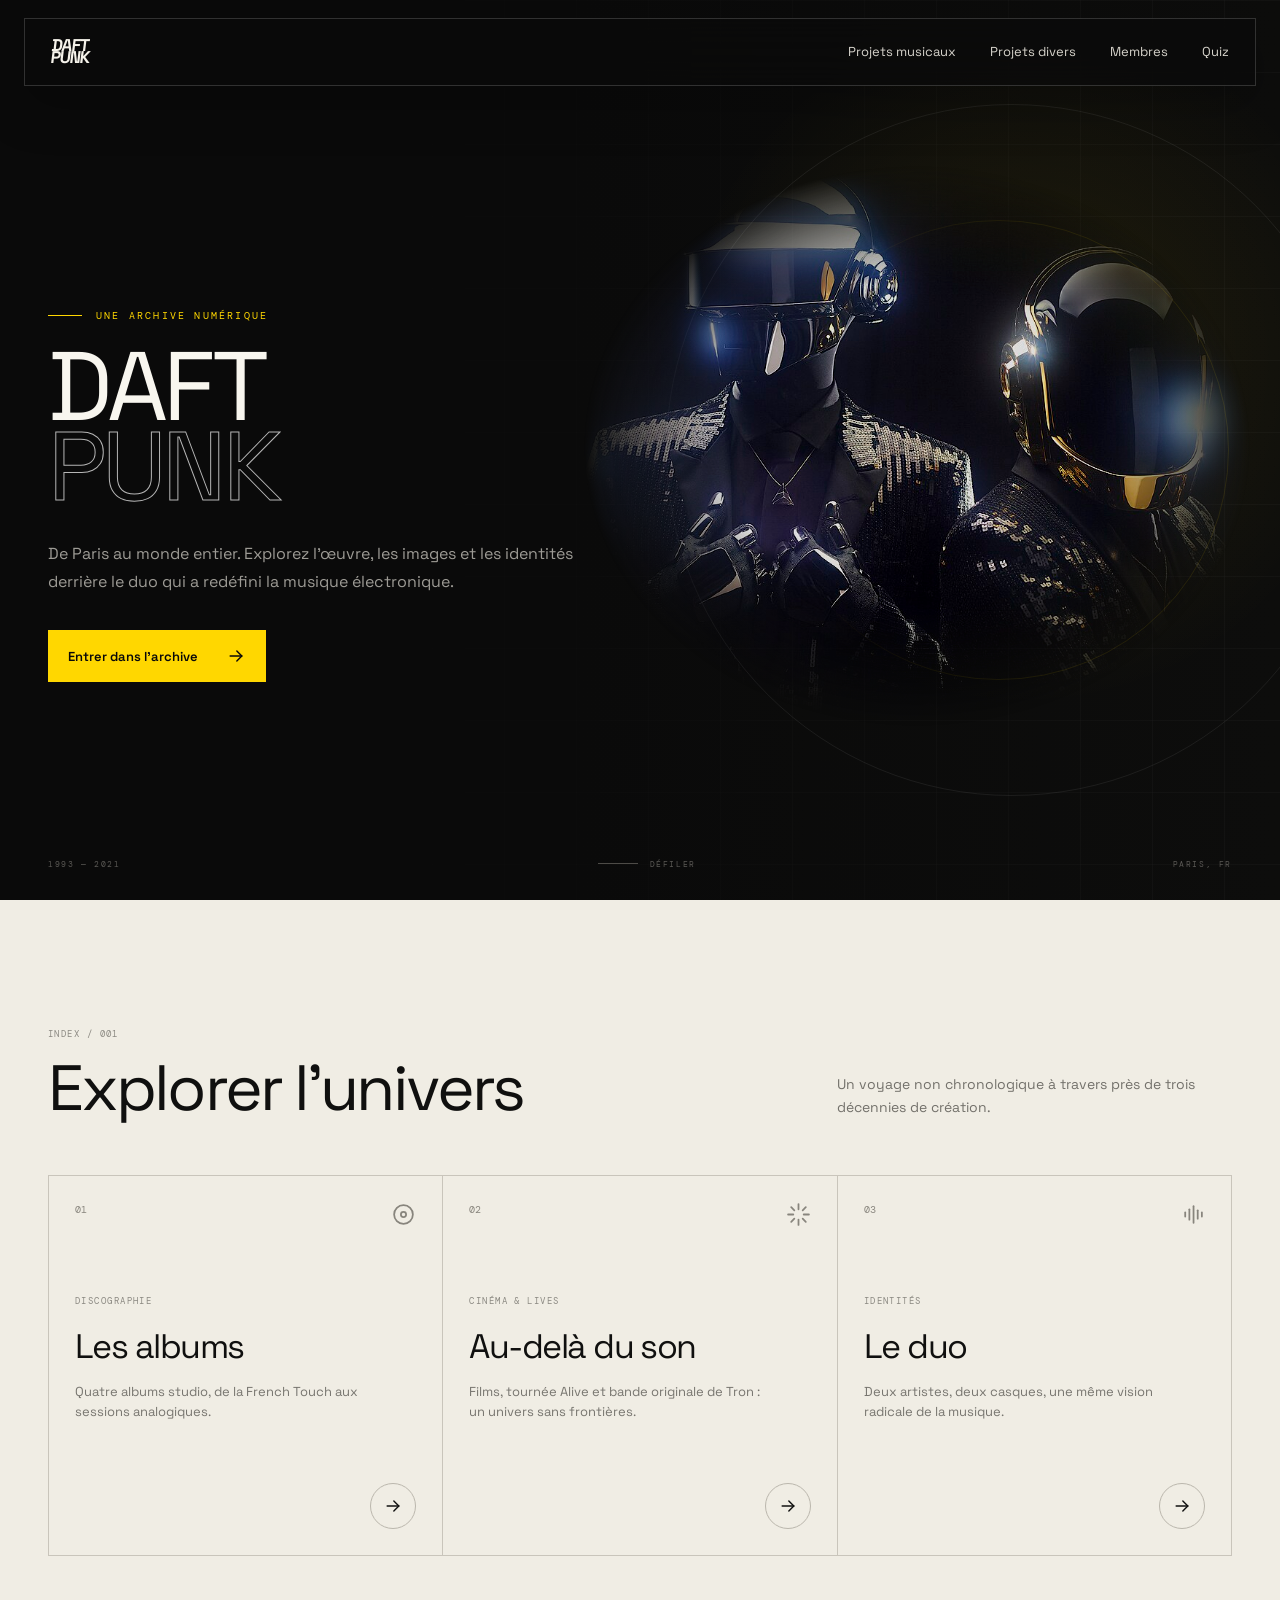
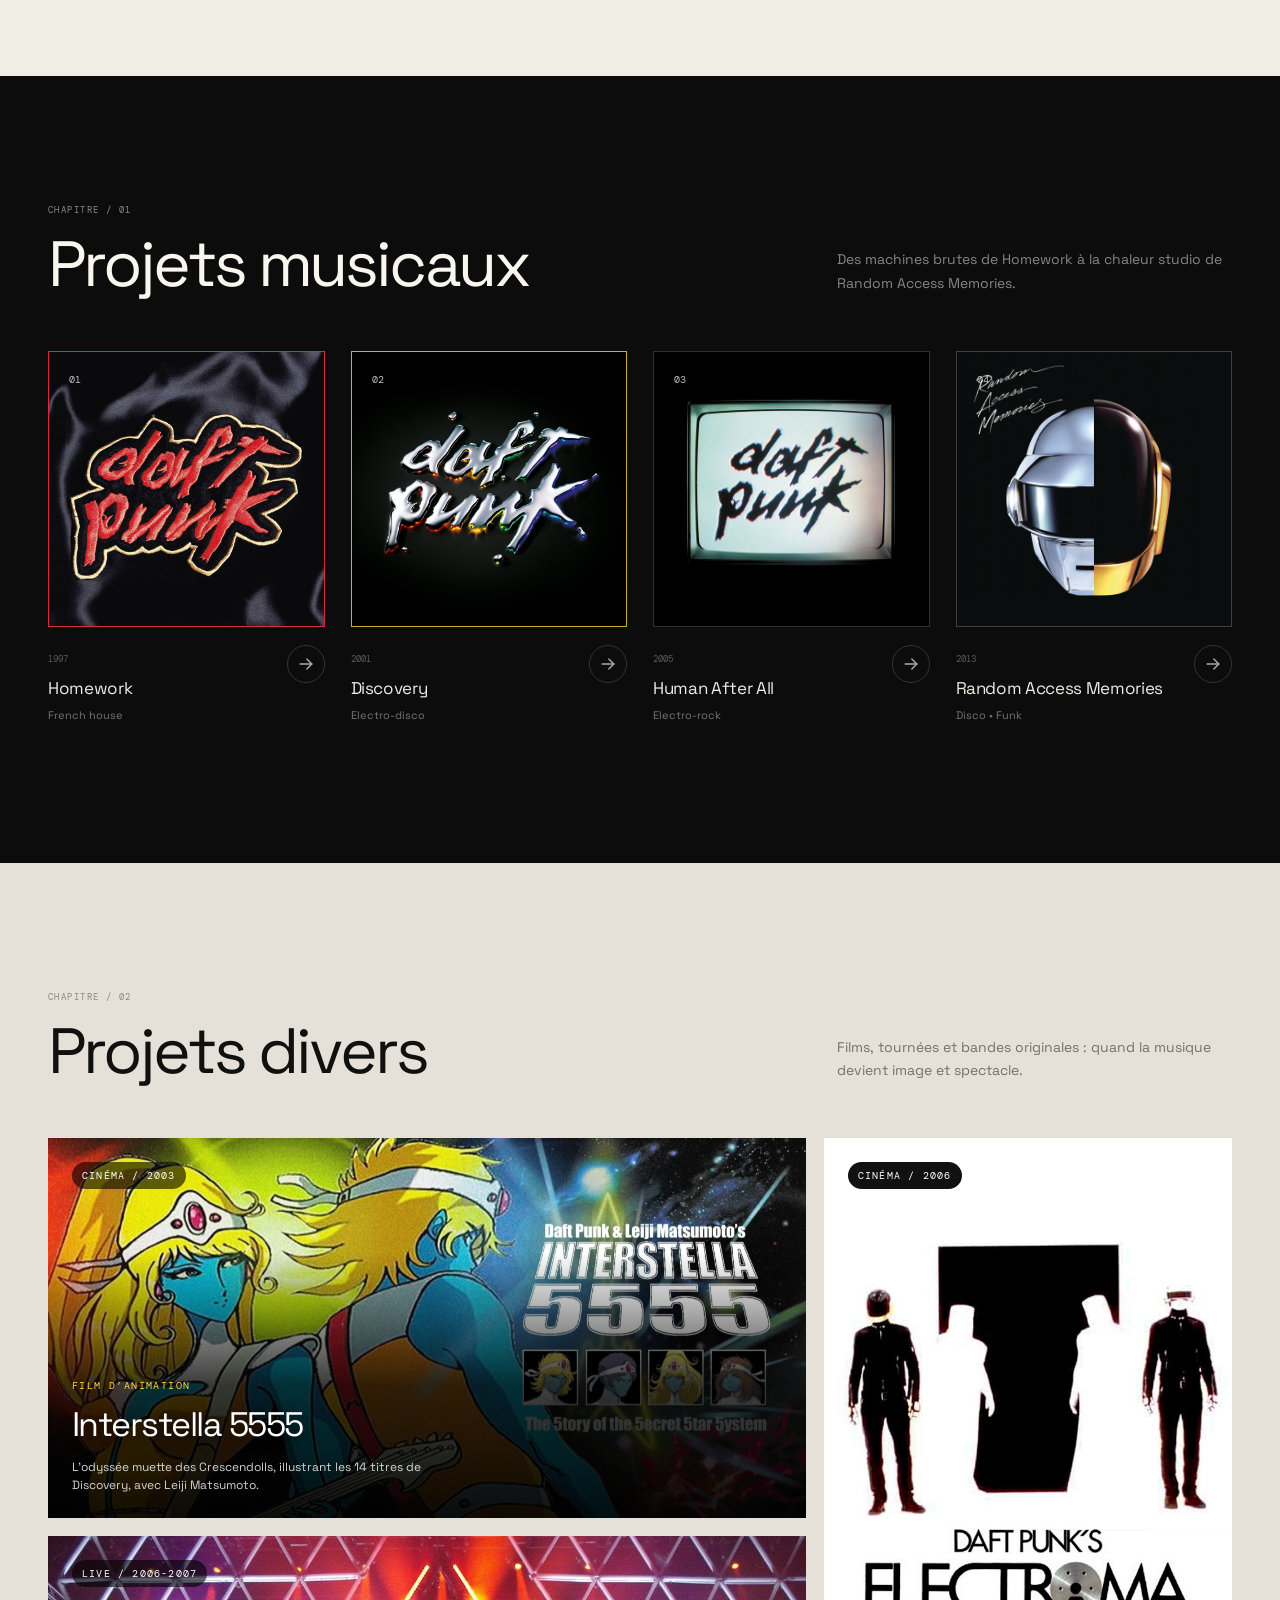
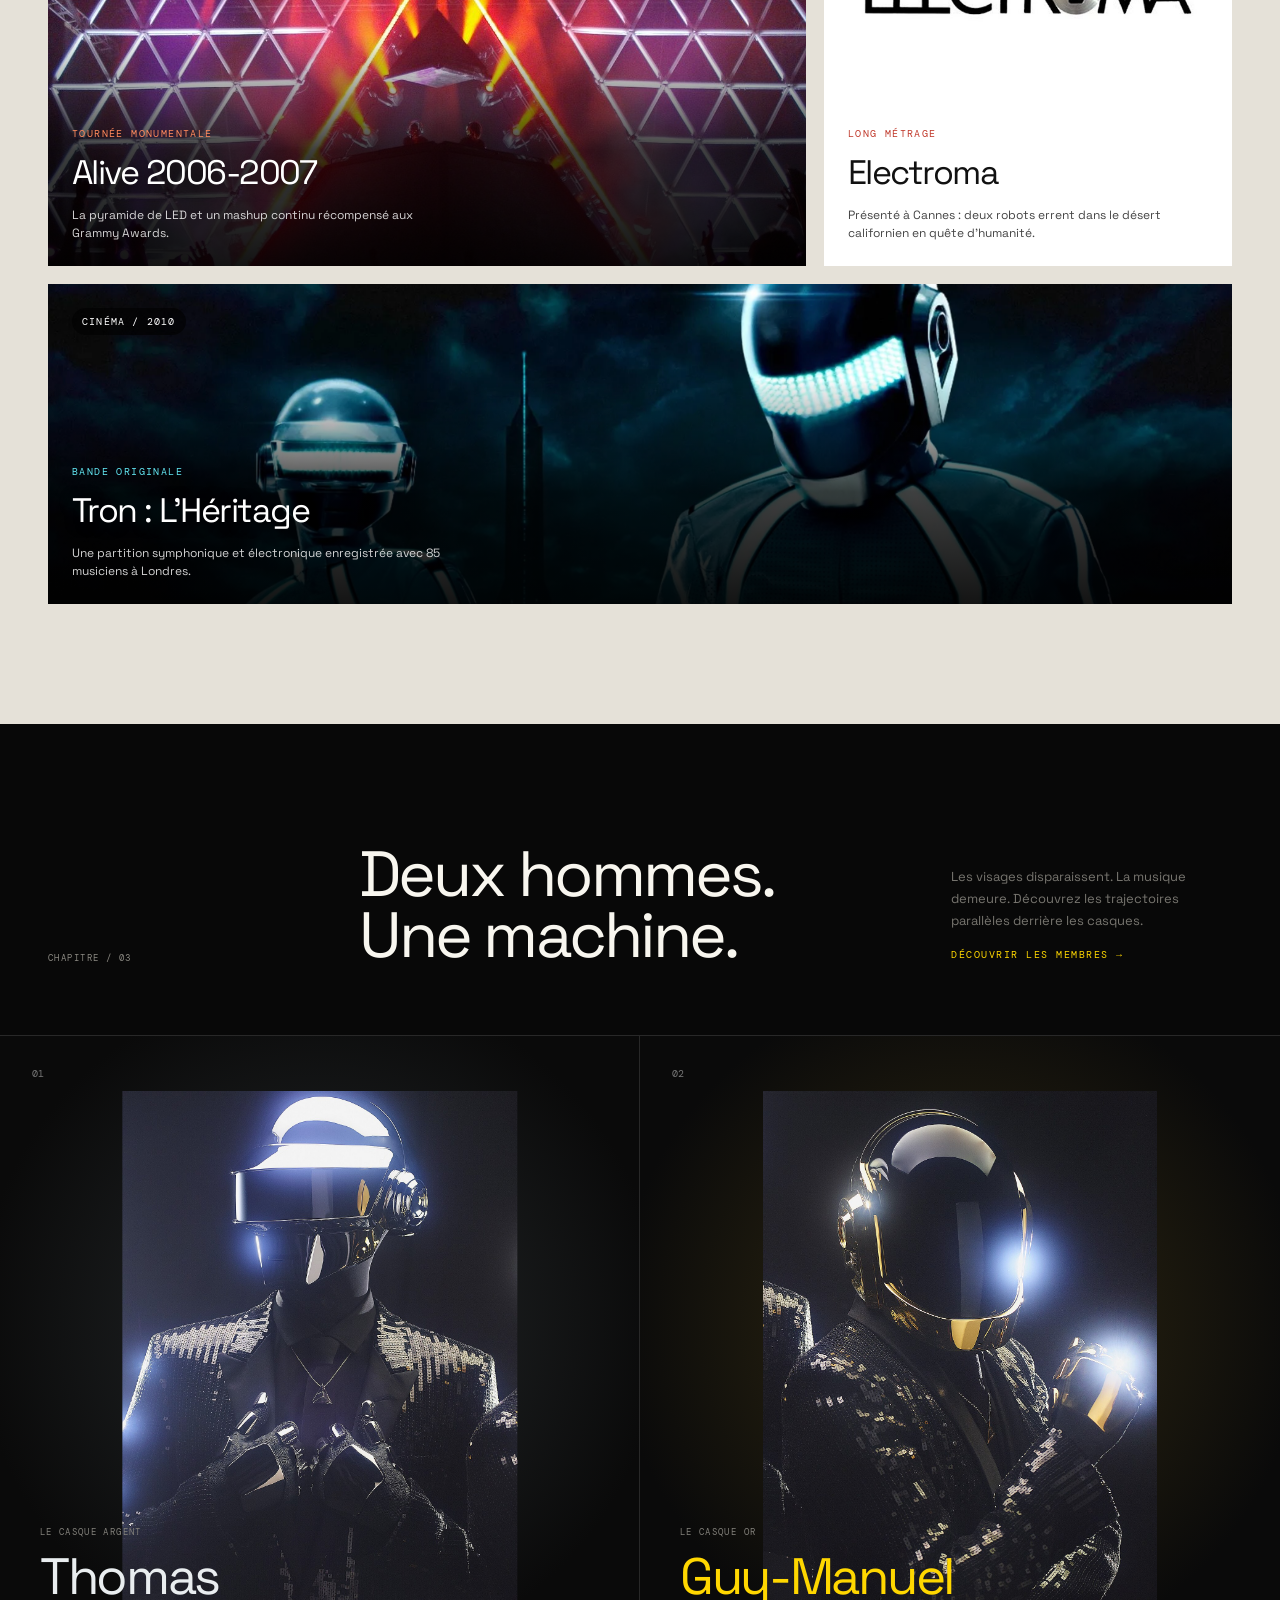
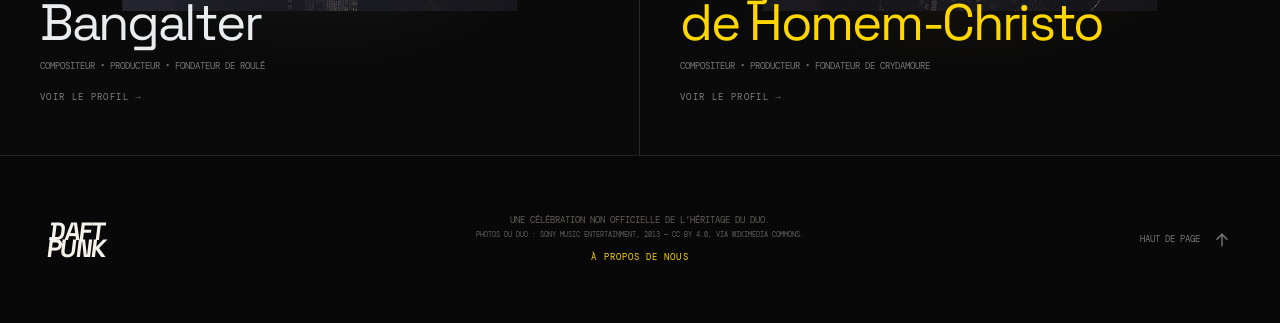
<file: index.html>
<!doctype html>
<html lang="fr">
<head>
<meta charset="UTF-8">
<meta name="viewport" content="width=device-width, initial-scale=1.0">
<title>Daft Punk Archives — Une archive numérique</title>
<meta name="description" content="Archive non officielle consacrée à Daft Punk : albums, films, collaborations et portraits de Thomas Bangalter et Guy-Manuel de Homem-Christo.">
<link rel="icon" href="favicon.svg" type="image/svg+xml">
<link rel="preconnect" href="https://fonts.googleapis.com">
<link rel="preconnect" href="https://fonts.gstatic.com" crossorigin>
<link rel="stylesheet" href="https://fonts.googleapis.com/css2?family=DM+Mono:wght@300;400;500&family=Space+Grotesk:wght@400;500;600;700&display=swap">
<link rel="stylesheet" href="css/style.css">
</head>
<body id="top">
<a class="skip-link" href="#contenu">Aller au contenu</a>
<main id="contenu">
<nav class="nav-shell" aria-label="Navigation principale">
  <a class="wordmark" href="#accueil" aria-label="Retour à l’accueil"><span>DAFT</span><span>PUNK</span></a>
  <div class="nav-links" id="menu"><a href="projets-musicaux.html">Projets musicaux</a><a href="projets-divers.html">Projets divers</a><a href="projets-membres.html">Membres</a><a href="projets-quiz.html">Quiz</a></div>
  <button class="menu-button" type="button" aria-label="Ouvrir le menu" aria-expanded="false" aria-controls="menu"><svg aria-hidden="true" fill="none" height="20" viewBox="0 0 24 24" width="20"><g stroke="currentColor" stroke-linecap="round" stroke-linejoin="round" stroke-width="1.7"><path d="M4 7h16"/><path d="M4 12h16"/><path d="M4 17h16"/></g></svg></button>
</nav>

<section class="hero" id="accueil">
  <div class="hero-grid" aria-hidden="true"></div>
  <div class="hero-orbit hero-orbit-one" aria-hidden="true"></div>
  <div class="hero-orbit hero-orbit-two" aria-hidden="true"></div>
  <div class="hero-copy">
    <div class="eyebrow"><span class="eyebrow-line"></span>Une archive numérique</div>
    <h1>DAFT<br><span>PUNK</span></h1>
    <p>De Paris au monde entier. Explorez l’œuvre, les images et les identités derrière le duo qui a redéfini la musique électronique.</p>
    <div class="hero-actions">
      <a class="primary-button" href="#explorer">Entrer dans l’archive <svg aria-hidden="true" fill="none" height="20" viewBox="0 0 24 24" width="20"><g stroke="currentColor" stroke-linecap="round" stroke-linejoin="round" stroke-width="1.7"><path d="M5 12h14"/><path d="m13 6 6 6-6 6"/></g></svg></a>    </div>
  </div>
  <div class="hero-visual" role="img" aria-label="Les deux casques du duo">
    <img class="photo photo-hero" src="img/duo.jpg" alt="Daft Punk, Thomas Bangalter et Guy-Manuel de Homem-Christo, casqués" onload="this.parentElement.classList.add('has-photo')" onerror="this.remove()"><svg aria-label="Casque argenté stylisé" class="helmet hero-silver" role="img" viewBox="0 0 420 510"><defs><linearGradient id="h0-s" x1="0" x2="1" y1="0" y2="1"><stop offset="0" stop-color="#f4f8fa"/><stop offset=".28" stop-color="#8c969c"/><stop offset=".58" stop-color="#e2e9ec"/><stop offset="1" stop-color="#3c4245"/></linearGradient><linearGradient id="h0-v" x1="0" x2="1"><stop offset="0" stop-color="#040404"/><stop offset=".48" stop-color="#132328"/><stop offset=".7" stop-color="#35535c"/><stop offset="1" stop-color="#050505"/></linearGradient><filter id="h0-g"><feGaussianBlur stdDeviation="10"/></filter></defs><ellipse cx="210" cy="447" fill="#9cf5ff" filter="url(#h0-g)" opacity=".36" rx="140" ry="24"/><path d="M79 343V177C79 76 137 27 210 27s131 49 131 150v166l-37 99H116Z" fill="url(#h0-s)" stroke="#c8d3d8" stroke-width="4"/><path d="M87 177c15-81 60-119 123-119 65 0 109 38 123 119l-17 114c-49 24-163 24-212 0Z" fill="url(#h0-v)" stroke="#0b0b0b" stroke-width="7"/><path d="M106 178c71-27 139-26 210 0" fill="none" opacity=".6" stroke="#d8faff" stroke-width="6"/><path d="M129 315v78M151 325v79M174 331v80M198 334v80M222 334v80M246 331v80M269 325v79M291 315v78" fill="none" opacity=".5" stroke="#111" stroke-width="8"/><path d="m119 438 91 30 91-30" fill="none" stroke="#070707" stroke-width="9"/><path d="M210 58v119" fill="none" opacity=".75" stroke="#111" stroke-width="7"/></svg><svg aria-label="Casque doré stylisé" class="helmet hero-gold" role="img" viewBox="0 0 420 510"><defs><linearGradient id="h1-s" x1="0" x2="1" y1="0" y2="1"><stop offset="0" stop-color="#fff0a3"/><stop offset=".28" stop-color="#c89419"/><stop offset=".58" stop-color="#ffe36a"/><stop offset="1" stop-color="#5b3502"/></linearGradient><linearGradient id="h1-v" x1="0" x2="1"><stop offset="0" stop-color="#040404"/><stop offset=".48" stop-color="#352408"/><stop offset=".7" stop-color="#85560c"/><stop offset="1" stop-color="#050505"/></linearGradient><filter id="h1-g"><feGaussianBlur stdDeviation="10"/></filter></defs><ellipse cx="210" cy="447" fill="#ffd700" filter="url(#h1-g)" opacity=".36" rx="140" ry="24"/><path d="M79 343V177C79 76 137 27 210 27s131 49 131 150v166l-37 99H116Z" fill="url(#h1-s)" stroke="#ffd700" stroke-width="4"/><path d="M87 177c15-81 60-119 123-119 65 0 109 38 123 119l-17 114c-49 24-163 24-212 0Z" fill="url(#h1-v)" stroke="#0b0b0b" stroke-width="7"/><path d="M106 178c71-27 139-26 210 0" fill="none" opacity=".6" stroke="#fff2a8" stroke-width="6"/><path d="M129 315v78M151 325v79M174 331v80M198 334v80M222 334v80M246 331v80M269 325v79M291 315v78" fill="none" opacity=".5" stroke="#111" stroke-width="8"/><path d="m119 438 91 30 91-30" fill="none" stroke="#070707" stroke-width="9"/></svg>
    <div class="visual-label visual-label-left"><span>01</span> Thomas</div>
    <div class="visual-label visual-label-right"><span>02</span> Guy-Man</div>
  </div>
  <div class="hero-footer"><span>1993 — 2021</span><span class="scroll-mark">Défiler</span><span>Paris, FR</span></div>
</section>

<section class="preview-section" id="explorer">
  <div class="section-heading">
    <div><span class="section-index">INDEX / 001</span><h2>Explorer l’univers</h2></div>
    <p>Un voyage non chronologique à travers près de trois décennies de création.</p>
  </div>
  <div class="preview-grid">
    <a class="preview-card" href="projets-musicaux.html">
      <div class="preview-top"><span>01</span><svg aria-hidden="true" fill="none" height="25" viewBox="0 0 24 24" width="25"><g stroke="currentColor" stroke-linecap="round" stroke-linejoin="round" stroke-width="1.7"><circle cx="12" cy="12" r="9"/><circle cx="12" cy="12" r="2.5"/></g></svg></div>
      <div><span class="card-eyebrow">Discographie</span><h3>Les albums</h3><p>Quatre albums studio, de la French Touch aux sessions analogiques.</p></div>
      <span class="round-arrow"><svg aria-hidden="true" fill="none" height="20" viewBox="0 0 24 24" width="20"><g stroke="currentColor" stroke-linecap="round" stroke-linejoin="round" stroke-width="1.7"><path d="M5 12h14"/><path d="m13 6 6 6-6 6"/></g></svg></span>
    </a>
    <a class="preview-card" href="projets-divers.html">
      <div class="preview-top"><span>02</span><svg aria-hidden="true" fill="none" height="25" viewBox="0 0 24 24" width="25"><g stroke="currentColor" stroke-linecap="round" stroke-linejoin="round" stroke-width="1.7"><path d="M12 2v5"/><path d="M12 17v5"/><path d="M2 12h5"/><path d="M17 12h5"/><path d="m5 5 3 3"/><path d="m16 16 3 3"/><path d="m19 5-3 3"/><path d="m8 16-3 3"/></g></svg></div>
      <div><span class="card-eyebrow">Cinéma &amp; lives</span><h3>Au-delà du son</h3><p>Films, tournée Alive et bande originale de Tron : un univers sans frontières.</p></div>
      <span class="round-arrow"><svg aria-hidden="true" fill="none" height="20" viewBox="0 0 24 24" width="20"><g stroke="currentColor" stroke-linecap="round" stroke-linejoin="round" stroke-width="1.7"><path d="M5 12h14"/><path d="m13 6 6 6-6 6"/></g></svg></span>
    </a>
    <a class="preview-card" href="projets-membres.html">
      <div class="preview-top"><span>03</span><svg aria-hidden="true" fill="none" height="25" viewBox="0 0 24 24" width="25"><g stroke="currentColor" stroke-linecap="round" stroke-linejoin="round" stroke-width="1.7"><path d="M5 10v4"/><path d="M9 7v10"/><path d="M13 4v16"/><path d="M17 8v8"/><path d="M21 10v4"/></g></svg></div>
      <div><span class="card-eyebrow">Identités</span><h3>Le duo</h3><p>Deux artistes, deux casques, une même vision radicale de la musique.</p></div>
      <span class="round-arrow"><svg aria-hidden="true" fill="none" height="20" viewBox="0 0 24 24" width="20"><g stroke="currentColor" stroke-linecap="round" stroke-linejoin="round" stroke-width="1.7"><path d="M5 12h14"/><path d="m13 6 6 6-6 6"/></g></svg></span>
    </a>
  </div>
</section>

<section class="music-section" id="musique">
  <div class="section-heading light">
    <div><span class="section-index">CHAPITRE / 01</span><h2>Projets musicaux</h2></div>
    <p>Des machines brutes de Homework à la chaleur studio de Random Access Memories.</p>
  </div>
  <div class="album-grid">
      <article class="album-card">
        <button class="album-art album-red" type="button" data-album="homework" aria-label="Voir la tracklist de Homework">
          <img class="photo " src="img/Homework.jpg" alt="Pochette de l’album Homework" loading="lazy" onload="this.parentElement.classList.add('has-photo')" onerror="this.remove()"><span class="album-number">01</span>
          <span class="album-art-title">Homework</span>
          <span class="album-disc"><svg aria-hidden="true" fill="none" height="52" viewBox="0 0 24 24" width="52"><g stroke="currentColor" stroke-linecap="round" stroke-linejoin="round" stroke-width="1.7"><circle cx="12" cy="12" r="9"/><circle cx="12" cy="12" r="2.5"/></g></svg></span>
        </button>
        <div class="album-meta">
          <div><span>1997</span><h3>Homework</h3><p>French house</p></div>
          <button type="button" data-album="homework" aria-label="Voir la tracklist de Homework"><svg aria-hidden="true" fill="none" height="20" viewBox="0 0 24 24" width="20"><g stroke="currentColor" stroke-linecap="round" stroke-linejoin="round" stroke-width="1.7"><path d="M5 12h14"/><path d="m13 6 6 6-6 6"/></g></svg></button>
        </div>
      </article>
      <article class="album-card">
        <button class="album-art album-gold" type="button" data-album="discovery" aria-label="Voir la tracklist de Discovery">
          <img class="photo " src="img/Discovery.jpg" alt="Pochette de l’album Discovery" loading="lazy" onload="this.parentElement.classList.add('has-photo')" onerror="this.remove()"><span class="album-number">02</span>
          <span class="album-art-title">Discovery</span>
          <span class="album-disc"><svg aria-hidden="true" fill="none" height="52" viewBox="0 0 24 24" width="52"><g stroke="currentColor" stroke-linecap="round" stroke-linejoin="round" stroke-width="1.7"><circle cx="12" cy="12" r="9"/><circle cx="12" cy="12" r="2.5"/></g></svg></span>
        </button>
        <div class="album-meta">
          <div><span>2001</span><h3>Discovery</h3><p>Electro-disco</p></div>
          <button type="button" data-album="discovery" aria-label="Voir la tracklist de Discovery"><svg aria-hidden="true" fill="none" height="20" viewBox="0 0 24 24" width="20"><g stroke="currentColor" stroke-linecap="round" stroke-linejoin="round" stroke-width="1.7"><path d="M5 12h14"/><path d="m13 6 6 6-6 6"/></g></svg></button>
        </div>
      </article>
      <article class="album-card">
        <button class="album-art album-black" type="button" data-album="human-after-all" aria-label="Voir la tracklist de Human After All">
          <img class="photo " src="img/Human_After_All.jpg" alt="Pochette de l’album Human After All" loading="lazy" onload="this.parentElement.classList.add('has-photo')" onerror="this.remove()"><span class="album-number">03</span>
          <span class="album-art-title">HAA</span>
          <span class="album-disc"><svg aria-hidden="true" fill="none" height="52" viewBox="0 0 24 24" width="52"><g stroke="currentColor" stroke-linecap="round" stroke-linejoin="round" stroke-width="1.7"><circle cx="12" cy="12" r="9"/><circle cx="12" cy="12" r="2.5"/></g></svg></span>
        </button>
        <div class="album-meta">
          <div><span>2005</span><h3>Human After All</h3><p>Electro-rock</p></div>
          <button type="button" data-album="human-after-all" aria-label="Voir la tracklist de Human After All"><svg aria-hidden="true" fill="none" height="20" viewBox="0 0 24 24" width="20"><g stroke="currentColor" stroke-linecap="round" stroke-linejoin="round" stroke-width="1.7"><path d="M5 12h14"/><path d="m13 6 6 6-6 6"/></g></svg></button>
        </div>
      </article>
      <article class="album-card">
        <button class="album-art album-cyan" type="button" data-album="ram" aria-label="Voir la tracklist de Random Access Memories">
          <img class="photo " src="img/Random_Access_Memories.jpg" alt="Pochette de l’album Random Access Memories" loading="lazy" onload="this.parentElement.classList.add('has-photo')" onerror="this.remove()"><span class="album-number">04</span>
          <span class="album-art-title">RAM</span>
          <span class="album-disc"><svg aria-hidden="true" fill="none" height="52" viewBox="0 0 24 24" width="52"><g stroke="currentColor" stroke-linecap="round" stroke-linejoin="round" stroke-width="1.7"><circle cx="12" cy="12" r="9"/><circle cx="12" cy="12" r="2.5"/></g></svg></span>
        </button>
        <div class="album-meta">
          <div><span>2013</span><h3>Random Access Memories</h3><p>Disco • Funk</p></div>
          <button type="button" data-album="ram" aria-label="Voir la tracklist de Random Access Memories"><svg aria-hidden="true" fill="none" height="20" viewBox="0 0 24 24" width="20"><g stroke="currentColor" stroke-linecap="round" stroke-linejoin="round" stroke-width="1.7"><path d="M5 12h14"/><path d="m13 6 6 6-6 6"/></g></svg></button>
        </div>
      </article>
  </div>
</section>

<section class="side-section" id="divers">
  <div class="section-heading">
    <div><span class="section-index">CHAPITRE / 02</span><h2>Projets divers</h2></div>
    <p>Films, tournées et bandes originales : quand la musique devient image et spectacle.</p>
  </div>
  <div class="masonry">
    <a class="feature-tile interstella" href="projets-divers.html">
      <img class="photo" src="img/Interstella-5555.png" alt="Affiche du film Interstella 5555" loading="lazy" onload="this.parentElement.classList.add('has-photo')" onerror="this.remove()"><span class="tile-index">CINÉMA / 2003</span>
      <div class="tile-content"><span class="tile-kicker">Film d’animation</span><h3>Interstella 5555</h3><p>L’odyssée muette des Crescendolls, illustrant les 14 titres de Discovery, avec Leiji Matsumoto.</p></div>
    </a>
    <a class="feature-tile electroma" href="projets-divers.html">
      <img class="photo" src="img/electroma.png" alt="Affiche du film Daft Punk’s Electroma" loading="lazy" onload="this.parentElement.classList.add('has-photo')" onerror="this.remove()"><span class="tile-index">CINÉMA / 2006</span>
      <div class="tile-content"><span class="tile-kicker">Long métrage</span><h3>Electroma</h3><p>Présenté à Cannes : deux robots errent dans le désert californien en quête d’humanité.</p></div>
    </a>
    <a class="feature-tile alive" href="projets-divers.html">
      <img class="photo" src="img/alive.png" alt="La pyramide lumineuse de la tournée Alive 2007" loading="lazy" onload="this.parentElement.classList.add('has-photo')" onerror="this.remove()"><span class="tile-index">LIVE / 2006-2007</span>
      <div class="tile-content"><span class="tile-kicker">Tournée monumentale</span><h3>Alive 2006-2007</h3><p>La pyramide de LED et un mashup continu récompensé aux Grammy Awards.</p></div>
    </a>
    <a class="feature-tile tron" href="projets-divers.html">
      <img class="photo" src="img/tron.png" alt="Pochette de la bande originale de Tron : L’Héritage" loading="lazy" onload="this.parentElement.classList.add('has-photo')" onerror="this.remove()"><span class="tile-index">CINÉMA / 2010</span>
      <div class="tile-content"><span class="tile-kicker">Bande originale</span><h3>Tron : L’Héritage</h3><p>Une partition symphonique et électronique enregistrée avec 85 musiciens à Londres.</p></div>
    </a>
  </div>
</section>

<section class="members-section" id="membres">
  <div class="members-intro">
    <span class="section-index">CHAPITRE / 03</span>
    <h2>Deux hommes.<br>Une machine.</h2>
    <p>Les visages disparaissent. La musique demeure. Découvrez les trajectoires parallèles derrière les casques.<br><a class="members-link" href="projets-membres.html">Découvrir les membres →</a></p>
  </div>
  <div class="member-split">
    <a class="member member-silver" href="projets-membres.html#thomas" aria-label="Voir le profil de Thomas Bangalter">
      <span class="member-number">01</span><img class="photo photo-portrait" src="img/thomas.jpg" alt="Thomas Bangalter, casque argent" loading="lazy" onload="this.parentElement.classList.add('has-photo')" onerror="this.remove()"><svg aria-label="Casque argenté stylisé" class="helmet " role="img" viewBox="0 0 420 510"><defs><linearGradient id="h4-s" x1="0" x2="1" y1="0" y2="1"><stop offset="0" stop-color="#f4f8fa"/><stop offset=".28" stop-color="#8c969c"/><stop offset=".58" stop-color="#e2e9ec"/><stop offset="1" stop-color="#3c4245"/></linearGradient><linearGradient id="h4-v" x1="0" x2="1"><stop offset="0" stop-color="#040404"/><stop offset=".48" stop-color="#132328"/><stop offset=".7" stop-color="#35535c"/><stop offset="1" stop-color="#050505"/></linearGradient><filter id="h4-g"><feGaussianBlur stdDeviation="10"/></filter></defs><ellipse cx="210" cy="447" fill="#9cf5ff" filter="url(#h4-g)" opacity=".36" rx="140" ry="24"/><path d="M79 343V177C79 76 137 27 210 27s131 49 131 150v166l-37 99H116Z" fill="url(#h4-s)" stroke="#c8d3d8" stroke-width="4"/><path d="M87 177c15-81 60-119 123-119 65 0 109 38 123 119l-17 114c-49 24-163 24-212 0Z" fill="url(#h4-v)" stroke="#0b0b0b" stroke-width="7"/><path d="M106 178c71-27 139-26 210 0" fill="none" opacity=".6" stroke="#d8faff" stroke-width="6"/><path d="M129 315v78M151 325v79M174 331v80M198 334v80M222 334v80M246 331v80M269 325v79M291 315v78" fill="none" opacity=".5" stroke="#111" stroke-width="8"/><path d="m119 438 91 30 91-30" fill="none" stroke="#070707" stroke-width="9"/><path d="M210 58v119" fill="none" opacity=".75" stroke="#111" stroke-width="7"/></svg>
      <div class="member-copy"><span>Le casque argent</span><h3>Thomas<br>Bangalter</h3><p>Compositeur • Producteur • Fondateur de Roulé</p><span class="member-more">Voir le profil →</span></div>
    </a>
    <a class="member member-gold" href="projets-membres.html#guy-manuel" aria-label="Voir le profil de Guy-Manuel de Homem-Christo">
      <span class="member-number">02</span><img class="photo photo-portrait" src="img/guyman.jpg" alt="Guy-Manuel de Homem-Christo, casque or" loading="lazy" onload="this.parentElement.classList.add('has-photo')" onerror="this.remove()"><svg aria-label="Casque doré stylisé" class="helmet " role="img" viewBox="0 0 420 510"><defs><linearGradient id="h5-s" x1="0" x2="1" y1="0" y2="1"><stop offset="0" stop-color="#fff0a3"/><stop offset=".28" stop-color="#c89419"/><stop offset=".58" stop-color="#ffe36a"/><stop offset="1" stop-color="#5b3502"/></linearGradient><linearGradient id="h5-v" x1="0" x2="1"><stop offset="0" stop-color="#040404"/><stop offset=".48" stop-color="#352408"/><stop offset=".7" stop-color="#85560c"/><stop offset="1" stop-color="#050505"/></linearGradient><filter id="h5-g"><feGaussianBlur stdDeviation="10"/></filter></defs><ellipse cx="210" cy="447" fill="#ffd700" filter="url(#h5-g)" opacity=".36" rx="140" ry="24"/><path d="M79 343V177C79 76 137 27 210 27s131 49 131 150v166l-37 99H116Z" fill="url(#h5-s)" stroke="#ffd700" stroke-width="4"/><path d="M87 177c15-81 60-119 123-119 65 0 109 38 123 119l-17 114c-49 24-163 24-212 0Z" fill="url(#h5-v)" stroke="#0b0b0b" stroke-width="7"/><path d="M106 178c71-27 139-26 210 0" fill="none" opacity=".6" stroke="#fff2a8" stroke-width="6"/><path d="M129 315v78M151 325v79M174 331v80M198 334v80M222 334v80M246 331v80M269 325v79M291 315v78" fill="none" opacity=".5" stroke="#111" stroke-width="8"/><path d="m119 438 91 30 91-30" fill="none" stroke="#070707" stroke-width="9"/></svg>
      <div class="member-copy"><span>Le casque or</span><h3>Guy-Manuel<br>de Homem-Christo</h3><p>Compositeur • Producteur • Fondateur de Crydamoure</p><span class="member-more">Voir le profil →</span></div>
    </a>
  </div>
</section>

<footer>
  <a class="wordmark footer-mark" href="#accueil" aria-label="Retour à l’accueil"><span>DAFT</span><span>PUNK</span></a>
  <p>Une célébration non officielle de l’héritage du duo.<br><small>Photos du duo : Sony Music Entertainment, 2013 — <a href="https://creativecommons.org/licenses/by/4.0/deed.fr">CC BY 4.0</a>, via Wikimedia Commons.</small><br><a class="footer-link" href="a-propos.html">À propos de nous</a></p>
  <a class="back-top" href="#top">Haut de page <svg aria-hidden="true" fill="none" height="20" viewBox="0 0 24 24" width="20"><g stroke="currentColor" stroke-linecap="round" stroke-linejoin="round" stroke-width="1.7"><path d="M5 12h14"/><path d="m13 6 6 6-6 6"/></g></svg></a>
</footer>
</main>
<!-- Fenêtres des albums (mêmes que sur projets-musicaux.html) -->
<dialog class="track-modal" id="homework" aria-labelledby="titre-homework">
  <button class="modal-close" type="button" aria-label="Fermer">×</button>
  <h2 id="titre-homework">Homework</h2>
  <iframe title="Écouter Homework sur Spotify" src="https://open.spotify.com/embed/album/5uRdvUR7xCnHmUW8n64n9y" width="100%" height="450" style="border: 0; border-radius: 12px;" allow="autoplay; clipboard-write; encrypted-media; fullscreen; picture-in-picture" loading="lazy"></iframe>
</dialog>

<dialog class="track-modal" id="discovery" aria-labelledby="titre-discovery">
  <button class="modal-close" type="button" aria-label="Fermer">×</button>
  <h2 id="titre-discovery">Discovery</h2>
  <iframe title="Écouter Discovery sur Spotify" src="https://open.spotify.com/embed/album/2noRn2Aes5aoNVsU6iWThc" width="100%" height="450" style="border: 0; border-radius: 12px;" allow="autoplay; clipboard-write; encrypted-media; fullscreen; picture-in-picture" loading="lazy"></iframe>
</dialog>

<dialog class="track-modal" id="human-after-all" aria-labelledby="titre-human-after-all">
  <button class="modal-close" type="button" aria-label="Fermer">×</button>
  <h2 id="titre-human-after-all">Human After All</h2>
  <iframe title="Écouter Human After All sur Spotify" src="https://open.spotify.com/embed/album/1A2GTWGtFfWp7KSQTwWOyo" width="100%" height="450" style="border: 0; border-radius: 12px;" allow="autoplay; clipboard-write; encrypted-media; fullscreen; picture-in-picture" loading="lazy"></iframe>
</dialog>

<dialog class="track-modal" id="ram" aria-labelledby="titre-ram">
  <button class="modal-close" type="button" aria-label="Fermer">×</button>
  <h2 id="titre-ram">Random Access Memories</h2>
  <iframe title="Écouter Random Access Memories sur Spotify" src="https://open.spotify.com/embed/album/4m2880jivSbbyEGAKfITCa" width="100%" height="450" style="border: 0; border-radius: 12px;" allow="autoplay; clipboard-write; encrypted-media; fullscreen; picture-in-picture" loading="lazy"></iframe>
</dialog>

<div id="modal-root"></div>

<script src="js/projets-musicaux.js" defer></script>
<script src="js/site.js" defer></script>
</body>
</html>
</file>
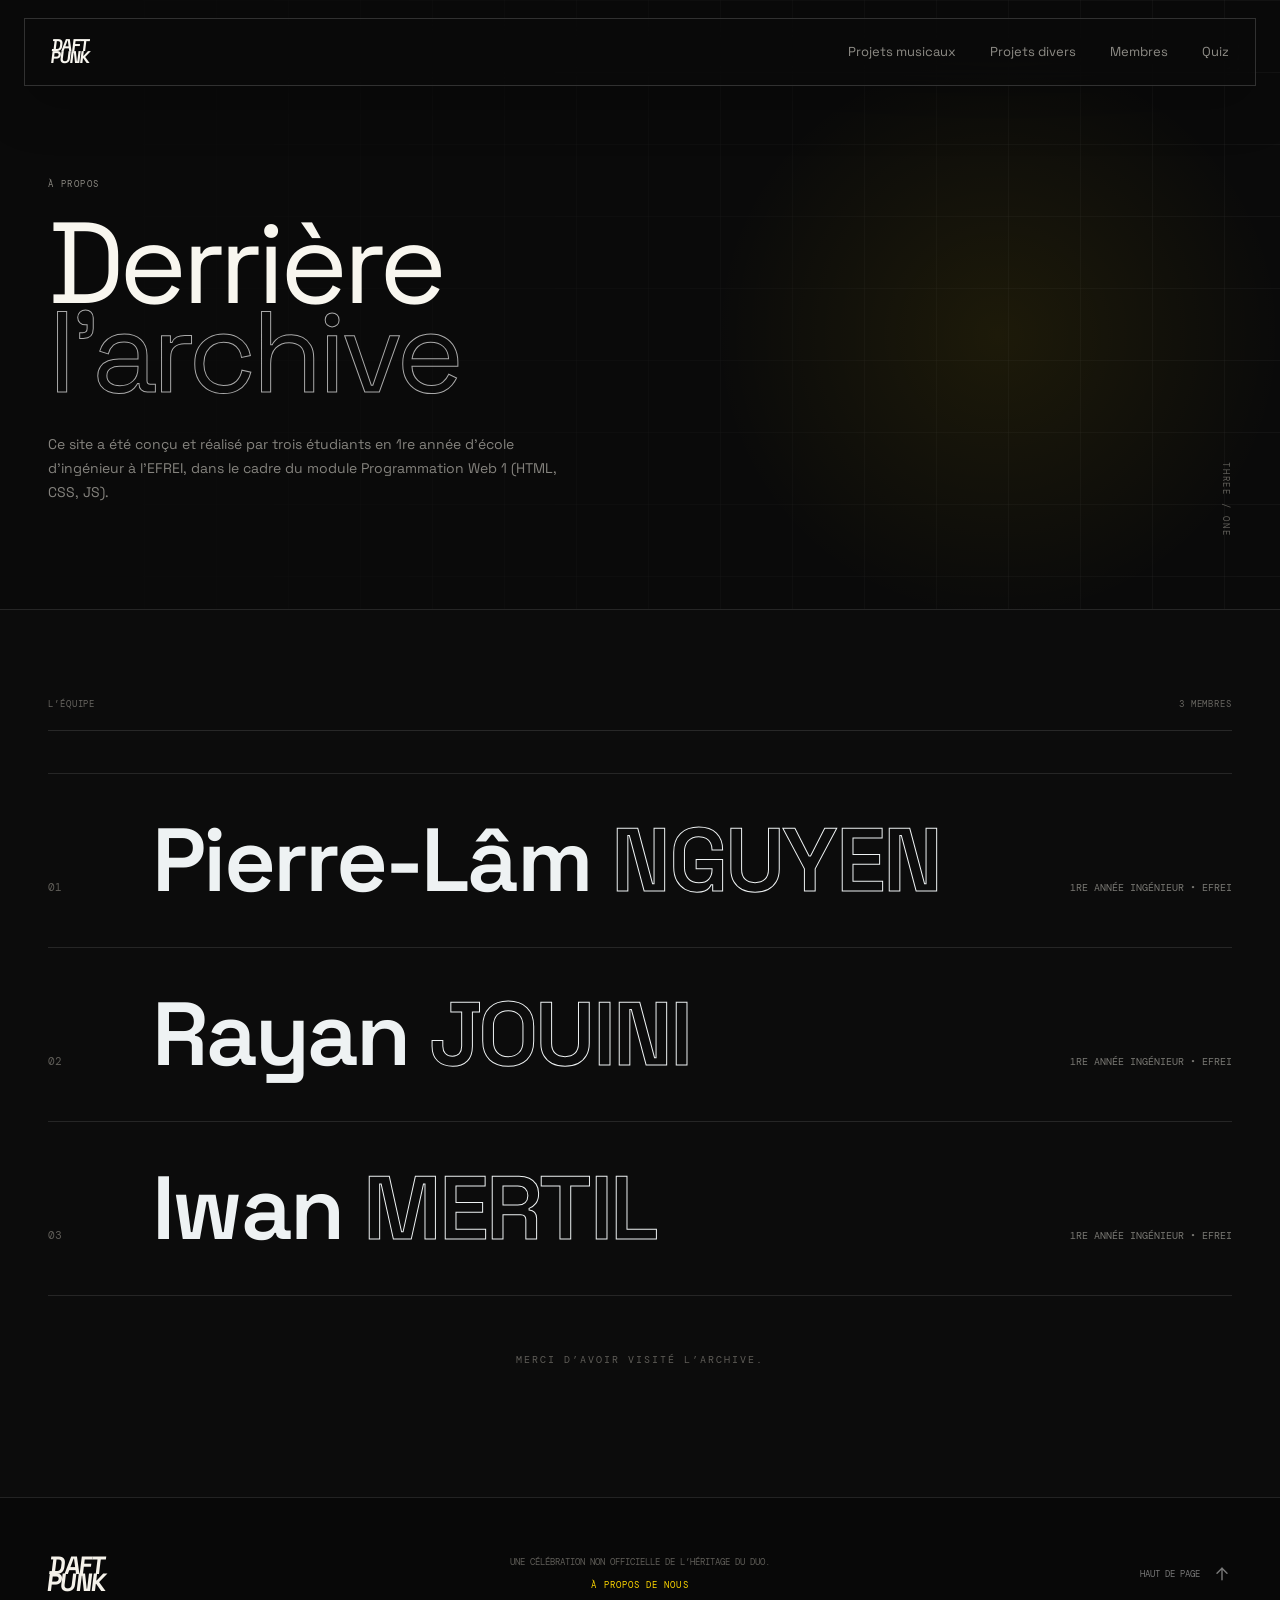
<file: a-propos.html>
<!doctype html>
<html lang="fr">
<head>
    <meta charset="UTF-8">
    <meta name="viewport" content="width=device-width, initial-scale=1.0">
    <title>À propos de nous — Daft Punk Archives</title>
    <meta name="description" content="L’équipe derrière Daft Punk Archives : Pierre-Lâm NGUYEN, Rayan JOUINI et Iwan MERTIL.">
    <link rel="icon" href="favicon.svg" type="image/svg+xml">
    <link rel="preconnect" href="https://fonts.googleapis.com">
    <link rel="preconnect" href="https://fonts.gstatic.com" crossorigin>
    <link rel="stylesheet" href="https://fonts.googleapis.com/css2?family=DM+Mono:wght@300;400;500&family=Space+Grotesk:wght@400;500;600;700&display=swap">
    <link rel="stylesheet" href="css/style.css">
</head>
<body id="top">
<a class="skip-link" href="#contenu">Aller au contenu</a>

<nav class="nav-shell subpage-nav" aria-label="Navigation principale">
    <a class="wordmark" href="index.html" aria-label="Retour à l’accueil"><span>DAFT</span><span>PUNK</span></a>
    <div class="nav-links" id="menu">
        <a href="projets-musicaux.html">Projets musicaux</a>
        <a href="projets-divers.html">Projets divers</a>
        <a href="projets-membres.html">Membres</a>
        <a href="projets-quiz.html">Quiz</a>    </div>
    <button class="menu-button" type="button" aria-label="Ouvrir le menu" aria-expanded="false" aria-controls="menu">
        <svg aria-hidden="true" fill="none" height="20" viewBox="0 0 24 24" width="20">
            <g stroke="currentColor" stroke-linecap="round" stroke-linejoin="round" stroke-width="1.7">
                <path d="M4 7h16"/><path d="M4 12h16"/><path d="M4 17h16"/>
            </g>
        </svg>
    </button>
</nav>

<header class="subpage-hero">
    <div class="subpage-grid" aria-hidden="true"></div>
    <span class="section-index">À PROPOS</span>
    <h1>Derrière<br><i>l’archive</i></h1>
    <p>
        Ce site a été conçu et réalisé par trois étudiants en 1re année
        d’école d’ingénieur à l’EFREI, dans le cadre du module
        Programmation Web 1 (HTML, CSS, JS).
    </p>
    <span class="subpage-kicker">THREE / ONE</span>
</header>

<main class="subpage-main" id="contenu">
    <div class="subpage-toolbar">
        <span>L’équipe</span>
        <span></span>
        <span class="result-count">3 membres</span>
    </div>

    <ol class="credits">
        <li class="credit">
            <span class="credit-number">01</span>
            <h2>Pierre-Lâm <i>NGUYEN</i></h2>
            <span class="credit-role">1re année ingénieur • EFREI</span>
        </li>

        <li class="credit">
            <span class="credit-number">02</span>
            <h2>Rayan <i>JOUINI</i></h2>
            <span class="credit-role">1re année ingénieur • EFREI</span>
        </li>

        <li class="credit">
            <span class="credit-number">03</span>
            <h2>Iwan <i>MERTIL</i></h2>
            <span class="credit-role">1re année ingénieur • EFREI</span>
        </li>
    </ol>

    <p class="credits-end">Merci d’avoir visité l’archive.</p>
</main>

<footer>
    <a class="wordmark footer-mark" href="index.html" aria-label="Retour à l’accueil"><span>DAFT</span><span>PUNK</span></a>
    <p>Une célébration non officielle de l’héritage du duo.<br><a class="footer-link" href="a-propos.html" aria-current="page">À propos de nous</a></p>
    <a class="back-top" href="#top">Haut de page <svg aria-hidden="true" fill="none" height="20" viewBox="0 0 24 24" width="20"><g stroke="currentColor" stroke-linecap="round" stroke-linejoin="round" stroke-width="1.7"><path d="M5 12h14"/><path d="m13 6 6 6-6 6"/></g></svg></a>
</footer>
<script src="js/site.js" defer></script>
</body>
</html>
</file>
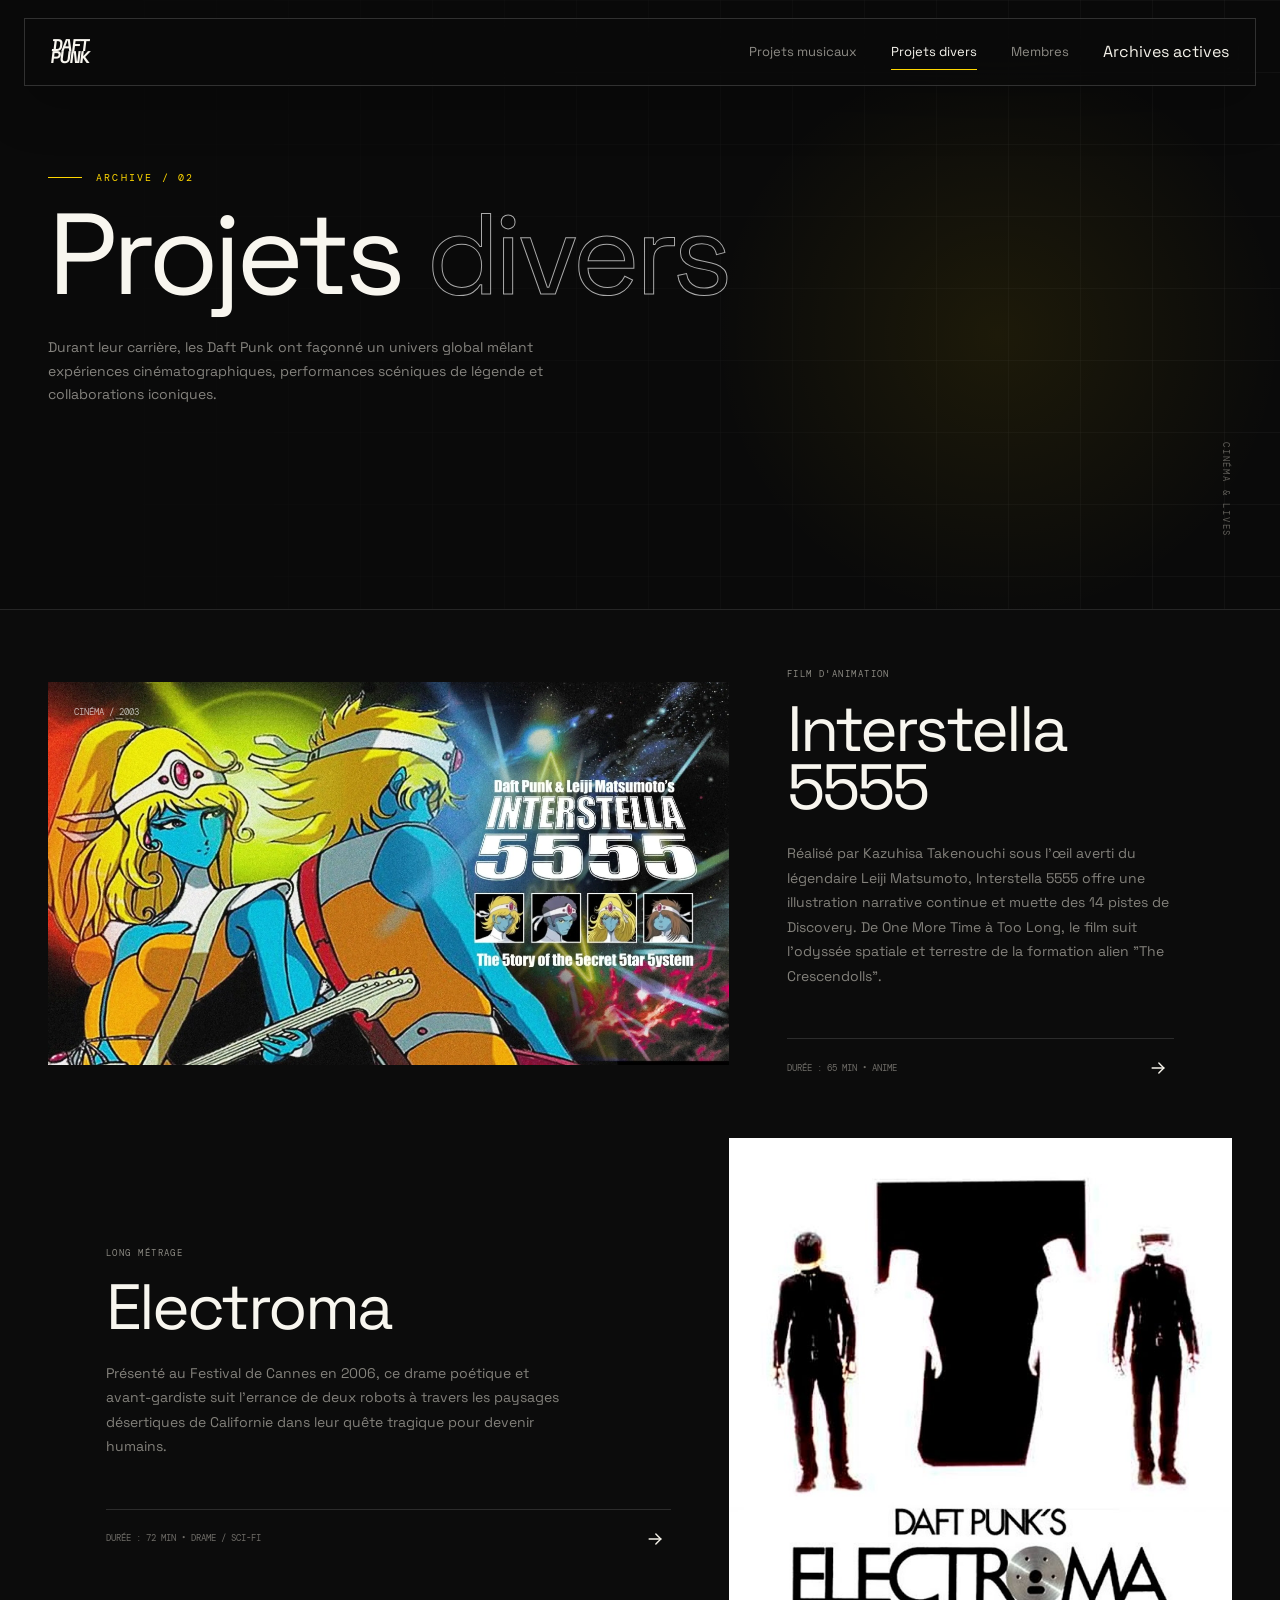
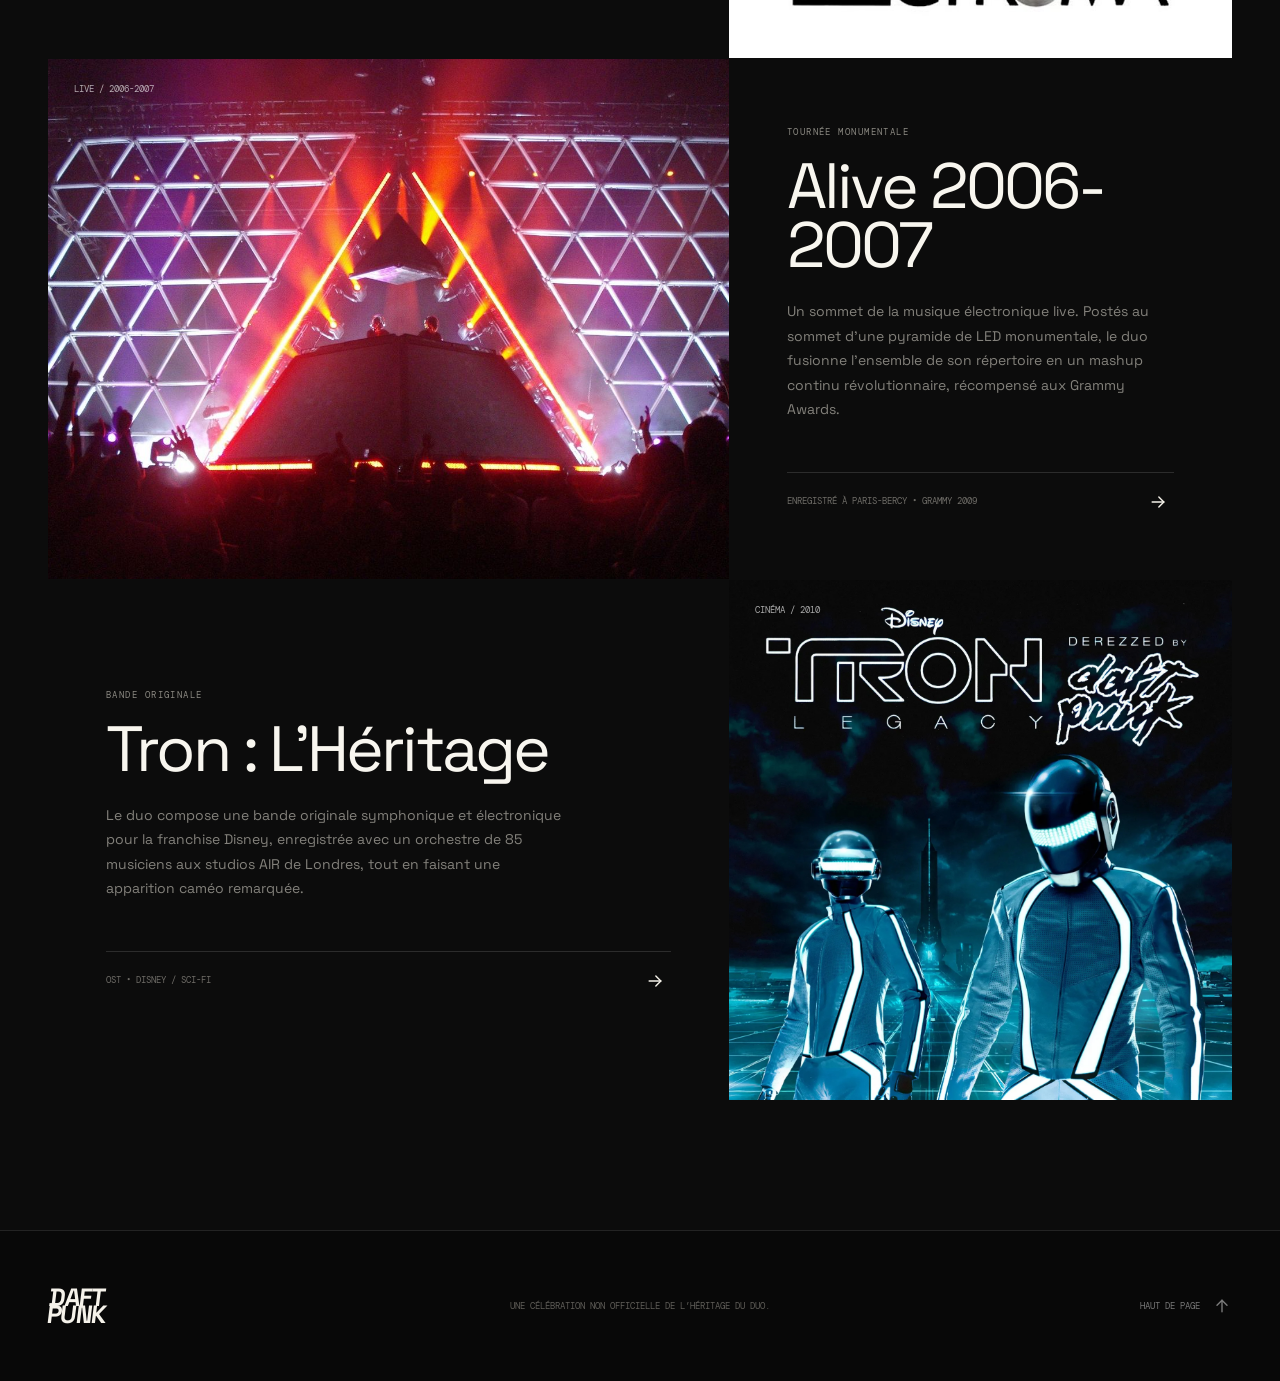
<file: ProjetDivers.html>
<!doctype html>
<html lang="fr">
<head>
<meta charset="UTF-8">
<meta name="viewport" content="width=device-width, initial-scale=1.0">
<title>Projets divers — Daft Punk Archives</title>
<meta name="description" content="Archive non officielle consacrée aux projets divers de Daft Punk : films, lives, collaborations et bandes originales.">
<link rel="icon" href="favicon.svg" type="image/svg+xml">
<link rel="preconnect" href="https://fonts.googleapis.com">
<link rel="preconnect" href="https://fonts.gstatic.com" crossorigin>
<link rel="stylesheet" href="https://fonts.googleapis.com/css2?family=DM+Mono:wght@300;400;500&family=Space+Grotesk:wght@400;500;600;700&display=swap">
<link rel="stylesheet" href="css/style.css">
</head>
<body id="top">
<a class="skip-link" href="#contenu">Aller au contenu</a>

<nav class="nav-shell subpage-nav" aria-label="Navigation principale">
  <a class="wordmark" href="index.html" aria-label="Retour à l’accueil"><span>DAFT</span><span>PUNK</span></a>
  <div class="nav-links" id="menu">
    <a href="projets-musicaux.html">Projets musicaux</a>
    <a href="projets-divers.html" class="active">Projets divers</a>
    <a href="membres.html">Membres</a>
    <span class="nav-status"><i></i>Archives actives</span>
  </div>
  <button class="menu-button" type="button" aria-label="Ouvrir le menu" aria-expanded="false" aria-controls="menu">
    <svg aria-hidden="true" fill="none" height="20" viewBox="0 0 24 24" width="20">
      <g stroke="currentColor" stroke-linecap="round" stroke-linejoin="round" stroke-width="1.7">
        <path d="M4 7h16"/><path d="M4 12h16"/><path d="M4 17h16"/>
      </g>
    </svg>
  </button>
</nav>

<main id="contenu">
  <section class="subpage-hero">
    <div class="subpage-grid" aria-hidden="true"></div>
    <div class="eyebrow"><span class="eyebrow-line"></span>archive / 02</div>
    <h1>Projets <i>divers</i></h1>
    <p>Durant leur carrière, les Daft Punk ont façonné un univers global mêlant expériences cinématographiques, performances scéniques de légende et collaborations iconiques.</p>
    <span class="subpage-kicker">CINÉMA &amp; LIVES</span>
  </section>

  <section class="subpage-main" style="padding-top: 0;">
    <div class="side-project-list">
      
      <article class="side-project-row">
        <div class="side-project-visual interstella-visual has-photo">
          <span>CINÉMA / 2003</span>
          <img class="photo" src="img/Interstella-5555.png" alt="Interstella 5555">
        </div>
        <div class="side-project-copy">
          <span class="card-eyebrow">Film d'animation</span>
          <h2>Interstella 5555</h2>
          <p>Réalisé par Kazuhisa Takenouchi sous l’œil averti du légendaire Leiji Matsumoto, Interstella 5555 offre une illustration narrative continue et muette des 14 pistes de Discovery. De <i>One More Time</i> à <i>Too Long</i>, le film suit l'odyssée spatiale et terrestre de la formation alien "The Crescendolls".</p>
          <div>
            <span>Durée : 65 min • Anime</span>
            <button type="button" aria-label="Plus d'informations"><svg aria-hidden="true" fill="none" height="20" viewBox="0 0 24 24" width="20"><g stroke="currentColor" stroke-linecap="round" stroke-linejoin="round" stroke-width="1.7"><path d="M5 12h14"/><path d="m13 6 6 6-6 6"/></g></svg></button>
          </div>
        </div>
      </article>

      <article class="side-project-row">
        <div class="side-project-visual electroma-visual has-photo">
          <span>CINÉMA / 2006</span>
          <img class="photo" src="img/electroma.png" alt="Daft Punk's Electroma">
        </div>
        <div class="side-project-copy">
          <span class="card-eyebrow">Long métrage</span>
          <h2>Electroma</h2>
          <p>Présenté au Festival de Cannes en 2006, ce drame poétique et avant-gardiste suit l'errance de deux robots à travers les paysages désertiques de Californie dans leur quête tragique pour devenir humains.</p>
          <div>
            <span>Durée : 72 min • Drame / Sci-Fi</span>
            <button type="button" aria-label="Plus d'informations"><svg aria-hidden="true" fill="none" height="20" viewBox="0 0 24 24" width="20"><g stroke="currentColor" stroke-linecap="round" stroke-linejoin="round" stroke-width="1.7"><path d="M5 12h14"/><path d="m13 6 6 6-6 6"/></g></svg></button>
          </div>
        </div>
      </article>

      <article class="side-project-row">
        <div class="side-project-visual alive-visual has-photo">
          <span>LIVE / 2006-2007</span>
          <img class="photo" src="img/alive.png" alt="Tournée Alive 2007">
        </div>
        <div class="side-project-copy">
          <span class="card-eyebrow">Tournée monumentale</span>
          <h2>Alive 2006-2007</h2>
          <p>Un sommet de la musique électronique live. Postés au sommet d'une pyramide de LED monumentale, le duo fusionne l'ensemble de son répertoire en un mashup continu révolutionnaire, récompensé aux Grammy Awards.</p>
          <div>
            <span>Enregistré à Paris-Bercy • Grammy 2009</span>
            <button type="button" aria-label="Plus d'informations"><svg aria-hidden="true" fill="none" height="20" viewBox="0 0 24 24" width="20"><g stroke="currentColor" stroke-linecap="round" stroke-linejoin="round" stroke-width="1.7"><path d="M5 12h14"/><path d="m13 6 6 6-6 6"/></g></svg></button>
          </div>
        </div>
      </article>

      <article class="side-project-row">
        <div class="side-project-visual collab-visual has-photo">
          <span>CINÉMA / 2010</span>
          <img class="photo" src="img/tron.png" alt="Tron Legacy soundtrack">
        </div>
        <div class="side-project-copy">
          <span class="card-eyebrow">Bande originale</span>
          <h2>Tron : L'Héritage</h2>
          <p>Le duo compose une bande originale symphonique et électronique pour la franchise Disney, enregistrée avec un orchestre de 85 musiciens aux studios AIR de Londres, tout en faisant une apparition caméo remarquée.</p>
          <div>
            <span>OST • Disney / Sci-Fi</span>
            <button type="button" aria-label="Plus d'informations"><svg aria-hidden="true" fill="none" height="20" viewBox="0 0 24 24" width="20"><g stroke="currentColor" stroke-linecap="round" stroke-linejoin="round" stroke-width="1.7"><path d="M5 12h14"/><path d="m13 6 6 6-6 6"/></g></svg></button>
          </div>
        </div>
      </article>

    </div>
  </section>
</main>

<footer>
  <a class="wordmark footer-mark" href="index.html" aria-label="Retour à l’accueil"><span>DAFT</span><span>PUNK</span></a>
  <p>Une célébration non officielle de l’héritage du duo.</p>
  <a class="back-top" href="#top">Haut de page <svg aria-hidden="true" fill="none" height="20" viewBox="0 0 24 24" width="20"><g stroke="currentColor" stroke-linecap="round" stroke-linejoin="round" stroke-width="1.7"><path d="M5 12h14"/><path d="m13 6 6 6-6 6"/></g></svg></a>
</footer>

<script src="js/site.js" defer></script>
</body>
</html>
</file>
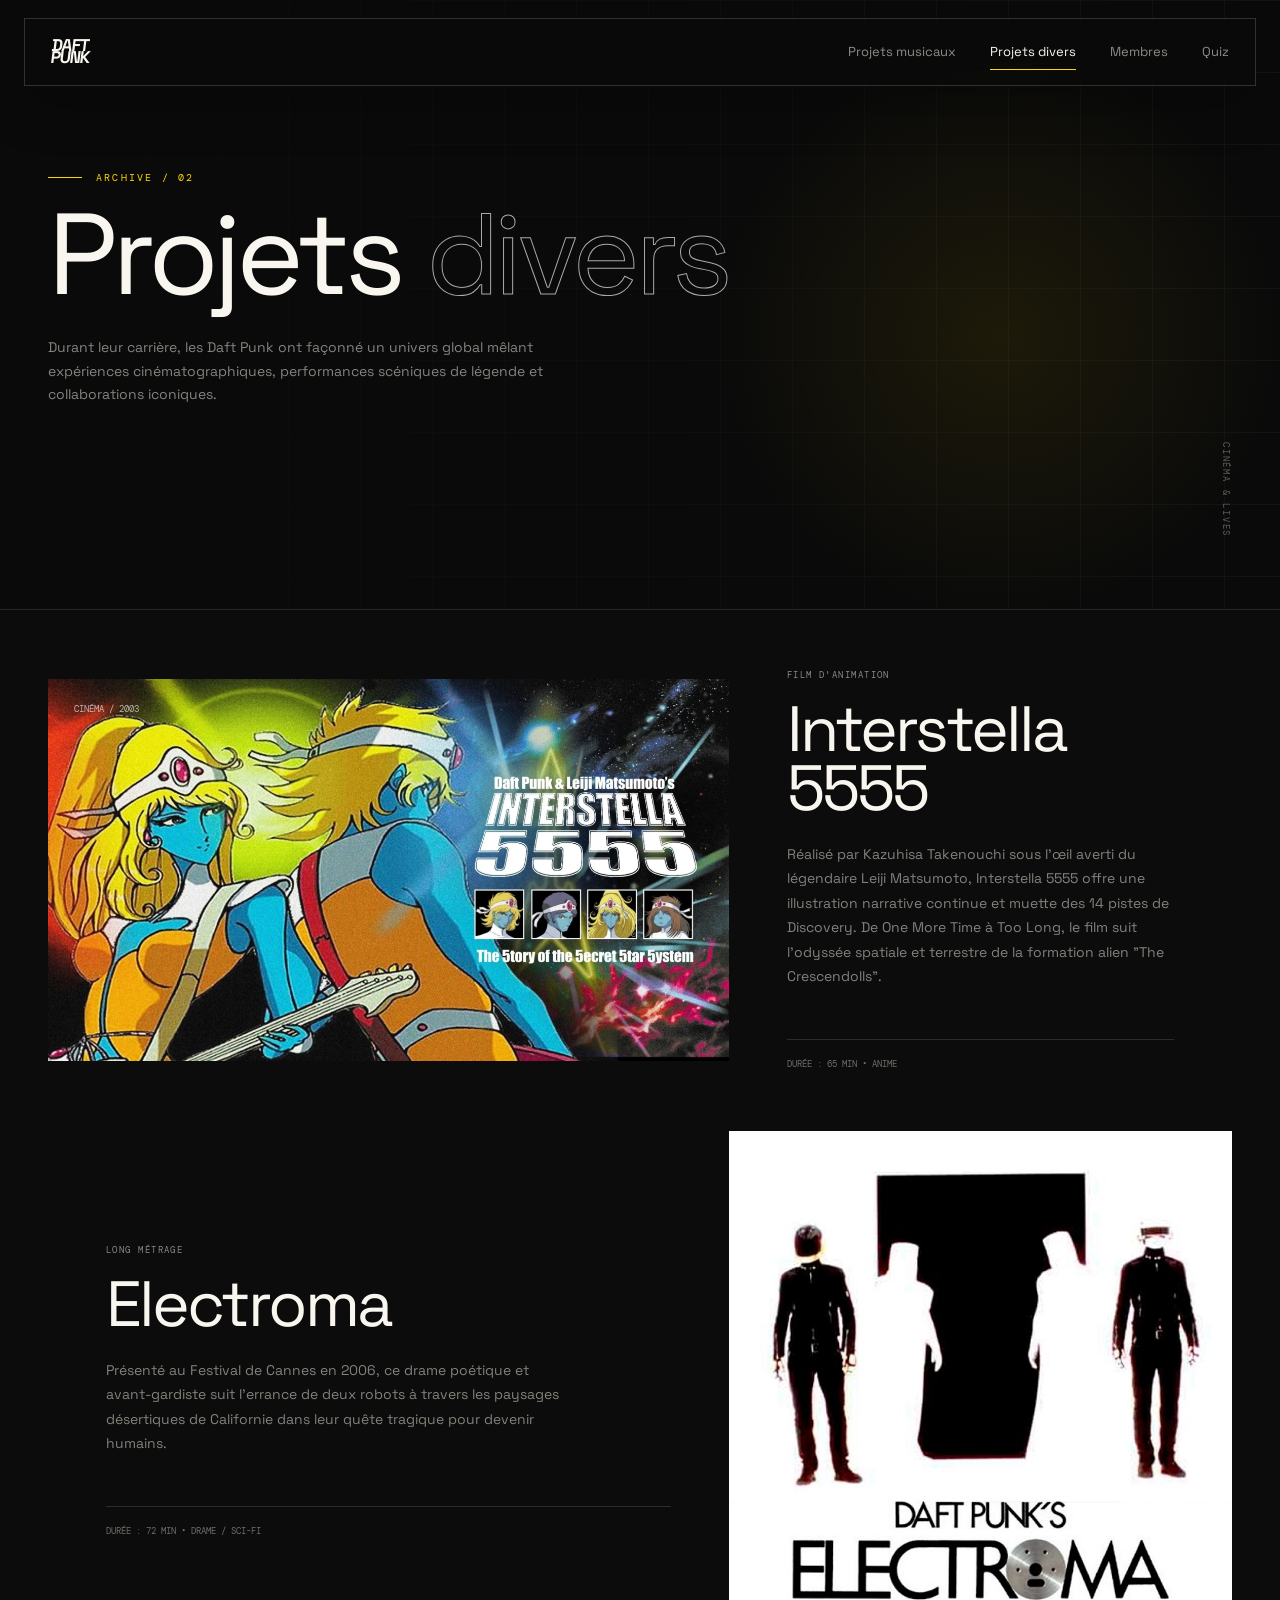
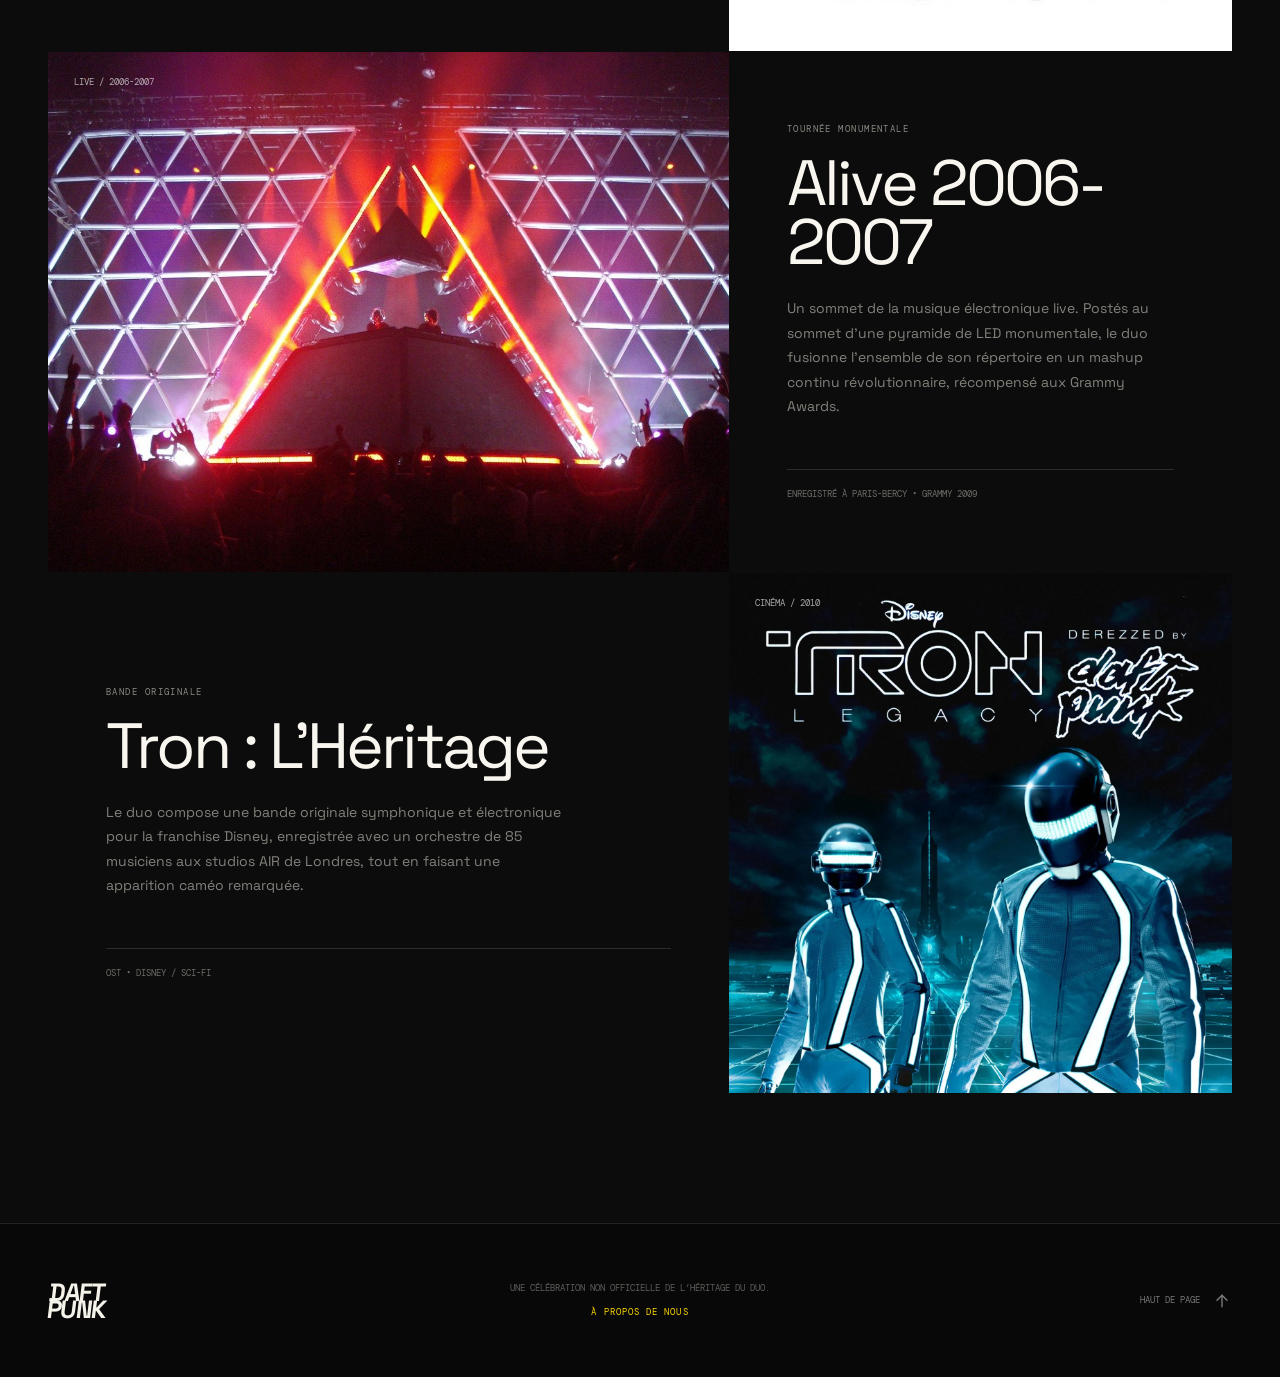
<file: projets-divers.html>
<!doctype html>
<html lang="fr">
<head>
<meta charset="UTF-8">
<meta name="viewport" content="width=device-width, initial-scale=1.0">
<title>Projets divers — Daft Punk</title>
<meta name="description" content="Archive non officielle consacrée aux projets divers de Daft Punk : films, lives, collaborations et bandes originales.">
<link rel="icon" href="favicon.svg" type="image/svg+xml">
<link rel="preconnect" href="https://fonts.googleapis.com">
<link rel="preconnect" href="https://fonts.gstatic.com" crossorigin>
<link rel="stylesheet" href="https://fonts.googleapis.com/css2?family=DM+Mono:wght@300;400;500&family=Space+Grotesk:wght@400;500;600;700&display=swap">
<link rel="stylesheet" href="css/style.css">
</head>
<body id="top">
<a class="skip-link" href="#contenu">Aller au contenu</a>

<nav class="nav-shell subpage-nav" aria-label="Navigation principale">
  <a class="wordmark" href="index.html" aria-label="Retour à l’accueil"><span>DAFT</span><span>PUNK</span></a>
  <div class="nav-links" id="menu">
    <a href="projets-musicaux.html">Projets musicaux</a>
    <a href="projets-divers.html" class="active">Projets divers</a>
    <a href="projets-membres.html">Membres</a>
    <a href="projets-quiz.html">Quiz</a>  </div>
  <button class="menu-button" type="button" aria-label="Ouvrir le menu" aria-expanded="false" aria-controls="menu">
    <svg aria-hidden="true" fill="none" height="20" viewBox="0 0 24 24" width="20">
      <g stroke="currentColor" stroke-linecap="round" stroke-linejoin="round" stroke-width="1.7">
        <path d="M4 7h16"/><path d="M4 12h16"/><path d="M4 17h16"/>
      </g>
    </svg>
  </button>
</nav>

<main id="contenu">
  <section class="subpage-hero">
    <div class="subpage-grid" aria-hidden="true"></div>
    <div class="eyebrow"><span class="eyebrow-line"></span>archive / 02</div>
    <h1>Projets <i>divers</i></h1>
    <p>Durant leur carrière, les Daft Punk ont façonné un univers global mêlant expériences cinématographiques, performances scéniques de légende et collaborations iconiques.</p>
    <span class="subpage-kicker">CINÉMA &amp; LIVES</span>
  </section>

  <section class="subpage-main" style="padding-top: 0;">
    <div class="side-project-list">
      
      <article class="side-project-row">
        <div class="side-project-visual interstella-visual has-photo">
          <span>CINÉMA / 2003</span>
          <img class="photo" src="img/Interstella-5555.png" alt="Interstella 5555">
        </div>
        <div class="side-project-copy">
          <span class="card-eyebrow">Film d'animation</span>
          <h2>Interstella 5555</h2>
          <p>Réalisé par Kazuhisa Takenouchi sous l’œil averti du légendaire Leiji Matsumoto, Interstella 5555 offre une illustration narrative continue et muette des 14 pistes de Discovery. De <i>One More Time</i> à <i>Too Long</i>, le film suit l'odyssée spatiale et terrestre de la formation alien "The Crescendolls".</p>
          <div>
            <span>Durée : 65 min • Anime</span>
          </div>
        </div>
      </article>

      <article class="side-project-row">
        <div class="side-project-visual electroma-visual has-photo">
          <span>CINÉMA / 2006</span>
          <img class="photo" src="img/electroma.png" alt="Daft Punk's Electroma">
        </div>
        <div class="side-project-copy">
          <span class="card-eyebrow">Long métrage</span>
          <h2>Electroma</h2>
          <p>Présenté au Festival de Cannes en 2006, ce drame poétique et avant-gardiste suit l'errance de deux robots à travers les paysages désertiques de Californie dans leur quête tragique pour devenir humains.</p>
          <div>
            <span>Durée : 72 min • Drame / Sci-Fi</span>
          </div>
        </div>
      </article>

      <article class="side-project-row">
        <div class="side-project-visual alive-visual has-photo">
          <span>LIVE / 2006-2007</span>
          <img class="photo" src="img/alive.png" alt="Tournée Alive 2007">
        </div>
        <div class="side-project-copy">
          <span class="card-eyebrow">Tournée monumentale</span>
          <h2>Alive 2006-2007</h2>
          <p>Un sommet de la musique électronique live. Postés au sommet d'une pyramide de LED monumentale, le duo fusionne l'ensemble de son répertoire en un mashup continu révolutionnaire, récompensé aux Grammy Awards.</p>
          <div>
            <span>Enregistré à Paris-Bercy • Grammy 2009</span>
          </div>
        </div>
      </article>

      <article class="side-project-row">
        <div class="side-project-visual collab-visual has-photo">
          <span>CINÉMA / 2010</span>
          <img class="photo" src="img/tron.png" alt="Tron Legacy soundtrack">
        </div>
        <div class="side-project-copy">
          <span class="card-eyebrow">Bande originale</span>
          <h2>Tron : L'Héritage</h2>
          <p>Le duo compose une bande originale symphonique et électronique pour la franchise Disney, enregistrée avec un orchestre de 85 musiciens aux studios AIR de Londres, tout en faisant une apparition caméo remarquée.</p>
          <div>
            <span>OST • Disney / Sci-Fi</span>
          </div>
        </div>
      </article>

    </div>
  </section>
</main>

<footer>
  <a class="wordmark footer-mark" href="index.html" aria-label="Retour à l’accueil"><span>DAFT</span><span>PUNK</span></a>
  <p>Une célébration non officielle de l’héritage du duo.<br><a class="footer-link" href="a-propos.html">À propos de nous</a></p>
  <a class="back-top" href="#top">Haut de page <svg aria-hidden="true" fill="none" height="20" viewBox="0 0 24 24" width="20"><g stroke="currentColor" stroke-linecap="round" stroke-linejoin="round" stroke-width="1.7"><path d="M5 12h14"/><path d="m13 6 6 6-6 6"/></g></svg></a>
</footer>

<script src="js/site.js" defer></script>
</body>
</html>
</file>
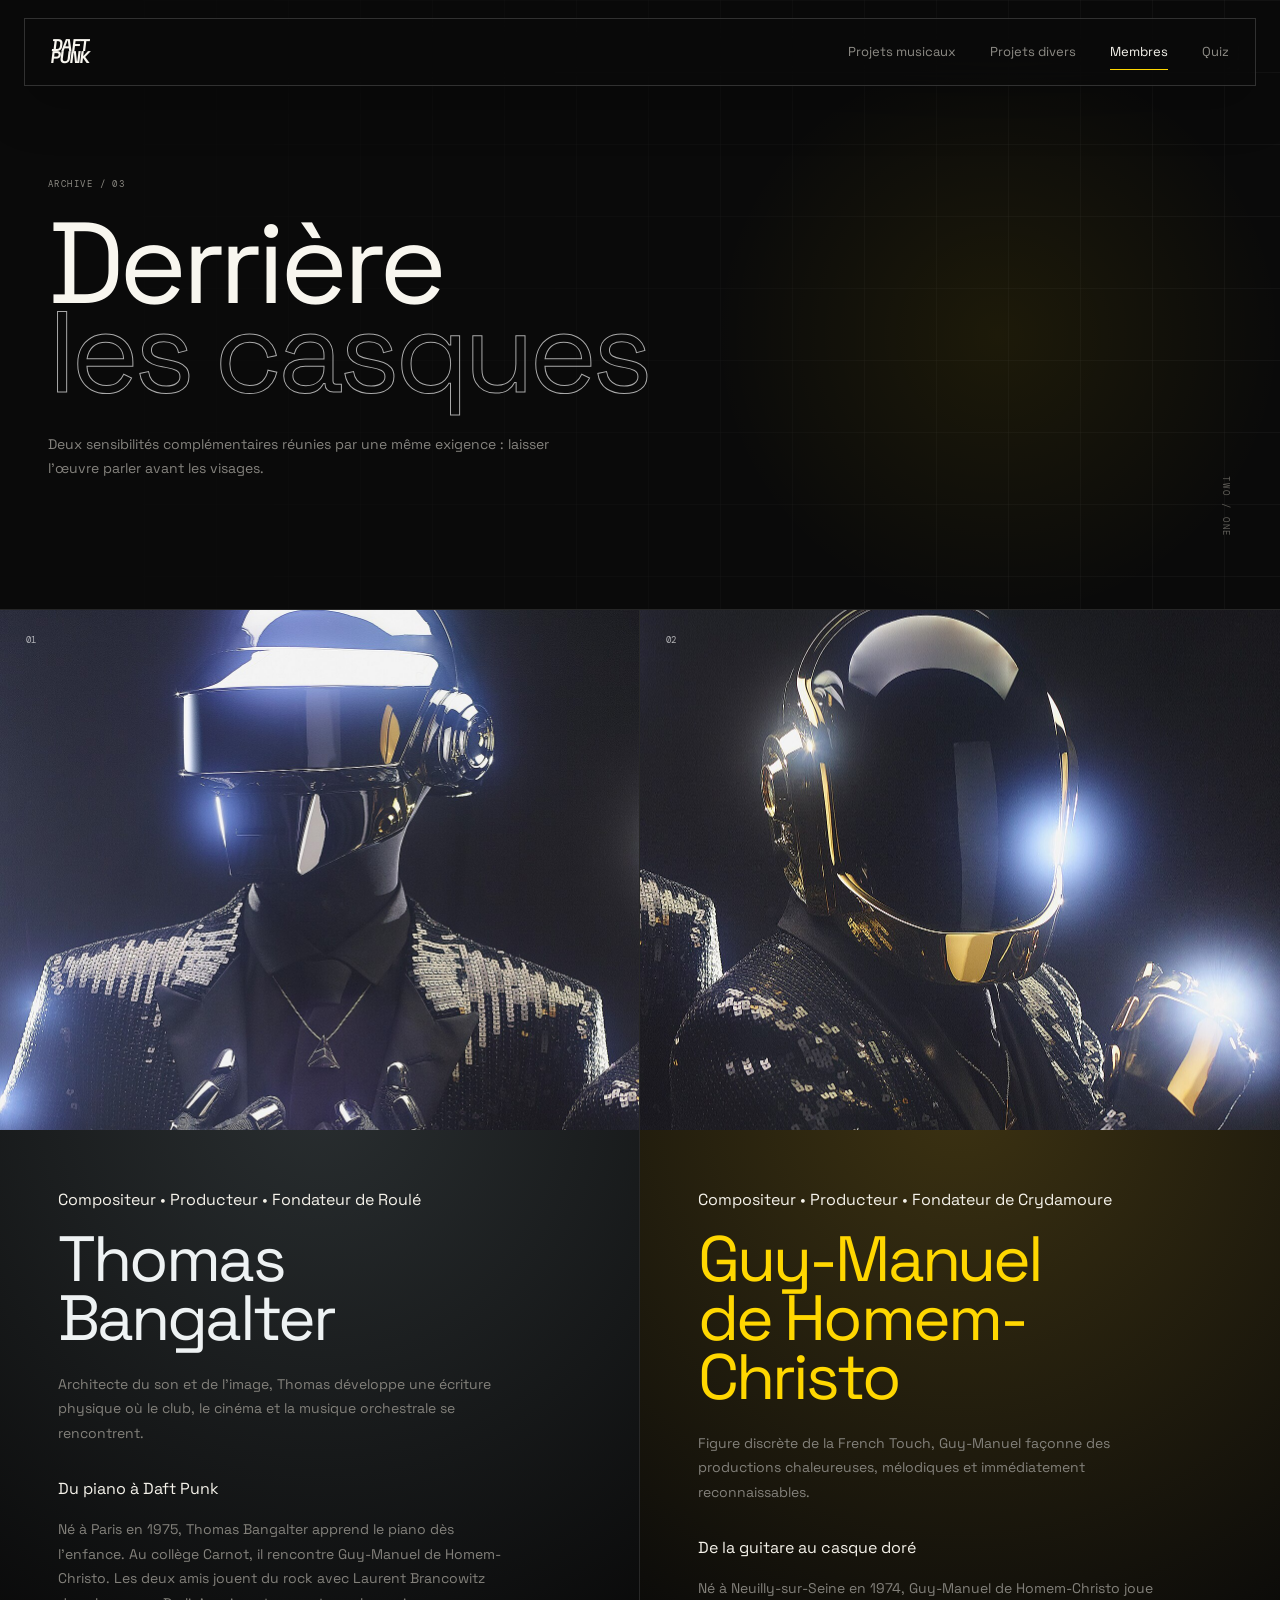
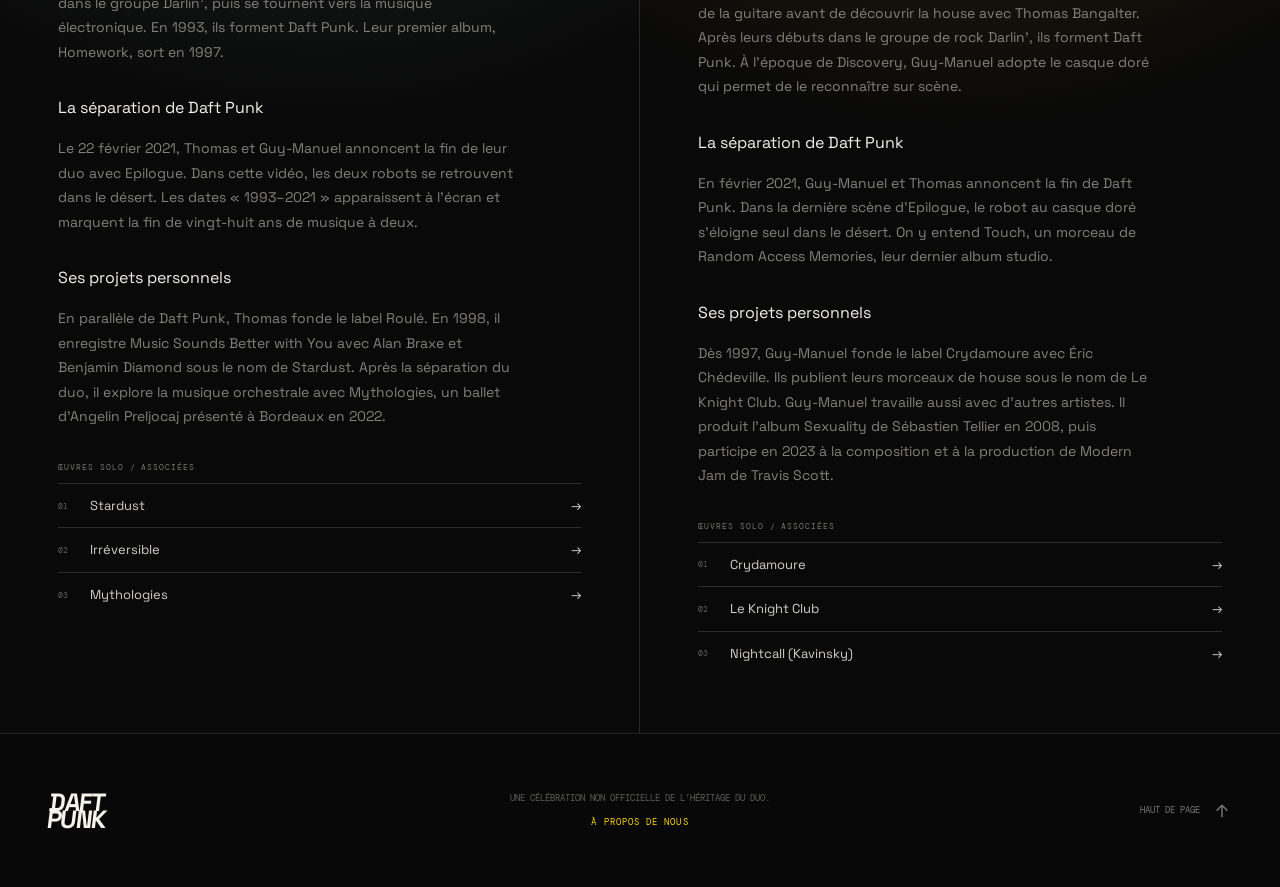
<file: projets-membres.html>
<!DOCTYPE html>
<html lang="fr">
<head>

    <meta charset="UTF-8">
    <meta name="viewport" content="width=device-width, initial-scale=1.0">
    <title>Membres - Daft Punk</title>

    <meta name="description" content="Les quatre albums studio de Daft Punk : Homework, Discovery, Human After All et Random Access Memories.">

    <link rel="icon" href="favicon.svg" type="image/svg+xml">
    <link rel="preconnect" href="https://fonts.googleapis.com">
    <link rel="preconnect" href="https://fonts.gstatic.com" crossorigin>
    <link rel="stylesheet" href="https://fonts.googleapis.com/css2?family=DM+Mono:wght@300;400;500&family=Space+Grotesk:wght@400;500;600;700&display=swap">

    <link rel="stylesheet" href="css/style.css">

</head>
<body id="top">
    <a class="skip-link" href="#contenu">Aller au contenu</a>

   <nav class="nav-shell subpage-nav" aria-label="Navigation principale">
        <a class="wordmark" href="index.html" aria-label="Retour à l’accueil"><span>DAFT</span><span>PUNK</span></a>
        <div class="nav-links" id="menu">
            <a href="projets-musicaux.html">Projets musicaux</a>
            <a href="projets-divers.html">Projets divers</a>
            <a href="projets-membres.html" class="active">Membres</a>
            <a href="projets-quiz.html">Quiz</a>        </div>
        <button class="menu-button" type="button" aria-label="Ouvrir le menu" aria-expanded="false" aria-controls="menu">
            <svg aria-hidden="true" fill="none" height="20" viewBox="0 0 24 24" width="20">
            <g stroke="currentColor" stroke-linecap="round" stroke-linejoin="round" stroke-width="1.7">
                <path d="M4 7h16"/><path d="M4 12h16"/><path d="M4 17h16"/>
            </g>
            </svg>
        </button>
    </nav>
    <header class="subpage-hero">
        <div class="subpage-grid" aria-hidden="true"></div>

        <span class="section-index">ARCHIVE / 03</span>

        <h1>
            Derrière<br>
            <i>les casques</i>
        </h1>

        <p>
            Deux sensibilités complémentaires réunies par une même exigence :
            laisser l’œuvre parler avant les visages.
        </p>

        <span class="subpage-kicker">TWO / ONE</span>
    </header>
    <main class="profile-grid" id="contenu">

        <!-- Thomas Bangalter -->
        <article class="profile-silver" id="thomas">
            <div class="side-project-visual">
                <img class="photo photo-member" src="img/thomas.jpg" alt="Thomas Bangalter avec son casque argenté" loading="lazy" onload="this.parentElement.classList.add('has-photo')" onerror="this.remove()">
                <span class="profile-number">01</span>

            </div>

            <div class="side-project-copy">
                <span>Compositeur • Producteur • Fondateur de Roulé</span>

                <h2>Thomas<br>Bangalter</h2>

                <p>
                    Architecte du son et de l’image, Thomas développe une écriture
                    physique où le club, le cinéma et la musique orchestrale se rencontrent.
                </p>
                <h3 class="solo-works">Du piano à Daft Punk</h3>
                <p>
                    Né à Paris en 1975, Thomas Bangalter apprend le piano dès l’enfance.
                    Au collège Carnot, il rencontre Guy-Manuel de Homem-Christo. Les deux
                    amis jouent du rock avec Laurent Brancowitz dans le groupe Darlin’,
                    puis se tournent vers la musique électronique. En 1993, ils forment
                    Daft Punk. Leur premier album, <i>Homework</i>, sort en 1997.
                </p>

                <h3 class="solo-works">La séparation de Daft Punk</h3>
                <p>
                    Le 22 février 2021, Thomas et Guy-Manuel annoncent la fin de leur duo
                    avec <i>Epilogue</i>. Dans cette vidéo, les deux robots se retrouvent
                    dans le désert. Les dates « 1993–2021 » apparaissent à l’écran et
                    marquent la fin de vingt-huit ans de musique à deux.
                </p>

                <h3 class="solo-works">Ses projets personnels</h3>
                <p>
                    En parallèle de Daft Punk, Thomas fonde le label Roulé. En 1998,
                    il enregistre <i>Music Sounds Better with You</i> avec Alan Braxe
                    et Benjamin Diamond sous le nom de Stardust. Après la séparation
                    du duo, il explore la musique orchestrale avec <i>Mythologies</i>,
                    un ballet d’Angelin Preljocaj présenté à Bordeaux en 2022.
                </p>
                <section class="solo-works">
                    <small>ŒUVRES SOLO / ASSOCIÉES</small>

                    <span>
                        <i>01</i>
                        Stardust
                        <a href="https://fr.wikipedia.org/wiki/Stardust_(groupe)" aria-label="Stardust sur Wikipédia">→</a>
                    </span>

                    <span>
                        <i>02</i>
                        Irréversible
                        <a href="https://en.wikipedia.org/wiki/Irréversible_(soundtrack)" aria-label="Bande originale d’Irréversible sur Wikipédia en anglais">→</a>
                    </span>

                    <span>
                        <i>03</i>
                        Mythologies
                        <a href="https://fr.wikipedia.org/wiki/Mythologies_(album)" aria-label="Mythologies sur Wikipédia">→</a>
                    </span>
                </section>
            </div>
        </article>

        <!-- Guy-Manuel de Homem-Christo -->
        <article class="profile-gold" id="guy-manuel">
            <div class="side-project-visual">
                <img class="photo photo-member" src="img/guyman.jpg" alt="Guy-Manuel de Homem-Christo avec son casque doré" loading="lazy" onload="this.parentElement.classList.add('has-photo')" onerror="this.remove()">
                <span class="profile-number">02</span>

                <!-- Casque affiché si la photo est indisponible -->
                <div class="profile-helmet">
                    <svg class="helmet" role="img"
                        aria-label="Casque doré stylisé"
                        viewBox="0 0 420 510">

                        <defs>
                            <linearGradient id="h9-s" x1="0" x2="1" y1="0" y2="1">
                                <stop offset="0" stop-color="#fff0a3"/>
                                <stop offset=".28" stop-color="#c89419"/>
                                <stop offset=".58" stop-color="#ffe36a"/>
                                <stop offset="1" stop-color="#5b3502"/>
                            </linearGradient>

                            <linearGradient id="h9-v" x1="0" x2="1">
                                <stop offset="0" stop-color="#040404"/>
                                <stop offset=".48" stop-color="#352408"/>
                                <stop offset=".7" stop-color="#85560c"/>
                                <stop offset="1" stop-color="#050505"/>
                            </linearGradient>

                            <filter id="h9-g">
                                <feGaussianBlur stdDeviation="10"/>
                            </filter>
                        </defs>

                        <ellipse cx="210" cy="447" rx="140" ry="24"
                                fill="#ffd700" opacity=".36" filter="url(#h9-g)"/>

                        <path d="M79 343V177C79 76 137 27 210 27s131 49 131 150v166l-37 99H116Z"
                            fill="url(#h9-s)" stroke="#ffd700" stroke-width="4"/>
                        <path d="M87 177c15-81 60-119 123-119 65 0 109 38 123 119l-17 114c-49 24-163 24-212 0Z"
                            fill="url(#h9-v)" stroke="#0b0b0b" stroke-width="7"/>
                        <path d="M106 178c71-27 139-26 210 0"
                            fill="none" stroke="#fff2a8" stroke-width="6" opacity=".6"/>
                        <path d="M129 315v78M151 325v79M174 331v80M198 334v80M222 334v80M246 331v80M269 325v79M291 315v78"
                            fill="none" stroke="#111" stroke-width="8" opacity=".5"/>
                        <path d="m119 438 91 30 91-30"
                            fill="none" stroke="#070707" stroke-width="9"/>
                    </svg>
                </div>

            </div>

        <div class="side-project-copy">
                <span>Compositeur • Producteur • Fondateur de Crydamoure</span>

                <h2>Guy-Manuel<br>de Homem-Christo</h2>

                <p>
                    Figure discrète de la French Touch, Guy-Manuel façonne des
                    productions chaleureuses, mélodiques et immédiatement reconnaissables.
                </p>
                <h3 class="solo-works">De la guitare au casque doré</h3>
                <p>
                    Né à Neuilly-sur-Seine en 1974, Guy-Manuel de Homem-Christo joue
                    de la guitare avant de découvrir la house avec Thomas Bangalter.
                    Après leurs débuts dans le groupe de rock Darlin’, ils forment
                    Daft Punk. À l’époque de <i>Discovery</i>, Guy-Manuel adopte
                    le casque doré qui permet de le reconnaître sur scène.
                </p>

                <h3 class="solo-works">La séparation de Daft Punk</h3>
                <p>
                    En février 2021, Guy-Manuel et Thomas annoncent la fin de Daft Punk.
                    Dans la dernière scène d’<i>Epilogue</i>, le robot au casque doré
                    s’éloigne seul dans le désert. On y entend <i>Touch</i>, un morceau
                    de <i>Random Access Memories</i>, leur dernier album studio.
                </p>

                <h3 class="solo-works">Ses projets personnels</h3>
                <p>
                    Dès 1997, Guy-Manuel fonde le label Crydamoure avec Éric Chédeville.
                    Ils publient leurs morceaux de house sous le nom de Le Knight Club.
                    Guy-Manuel travaille aussi avec d’autres artistes. Il produit l’album
                    <i>Sexuality</i> de Sébastien Tellier en 2008, puis participe en 2023
                    à la composition et à la production de <i>Modern Jam</i> de Travis Scott.
                </p>
                <section class="solo-works">
                    <small>ŒUVRES SOLO / ASSOCIÉES</small>

                    <span>
                        <i>01</i>
                        Crydamoure
                        <a href="https://fr.wikipedia.org/wiki/Crydamoure" aria-label="Crydamoure sur Wikipédia">→</a>
                    </span>

                    <span>
                        <i>02</i>
                        Le Knight Club
                        <a href="https://fr.wikipedia.org/wiki/Le_Knight_Club" aria-label="Le Knight Club sur Wikipédia">→</a>
                    </span>

                    <span>
                        <i>03</i>
                        Nightcall (Kavinsky)
                        <a href="https://fr.wikipedia.org/wiki/Nightcall" aria-label="Nightcall sur Wikipédia">→</a>
                    </span>
                </section>
            </div>
        </article>

    </main>
    <footer>
        <a class="wordmark footer-mark"
        href="index.html"
        aria-label="Retour à l’accueil">
            <span>DAFT</span>
            <span>PUNK</span>
        </a>

        <p>Une célébration non officielle de l’héritage du duo.<br><a class="footer-link" href="a-propos.html">À propos de nous</a></p>

        <a class="back-top" href="#top">
            Haut de page
            <svg aria-hidden="true" width="20" height="20" viewBox="0 0 24 24"
                fill="none" stroke="currentColor" stroke-width="1.7"
                stroke-linecap="round" stroke-linejoin="round">
                <path d="M5 12h14m-6-6 6 6-6 6"/>
            </svg>
        </a>
    </footer>

    
    <script src="js/site.js" defer></script>

</body>
</html>
</file>
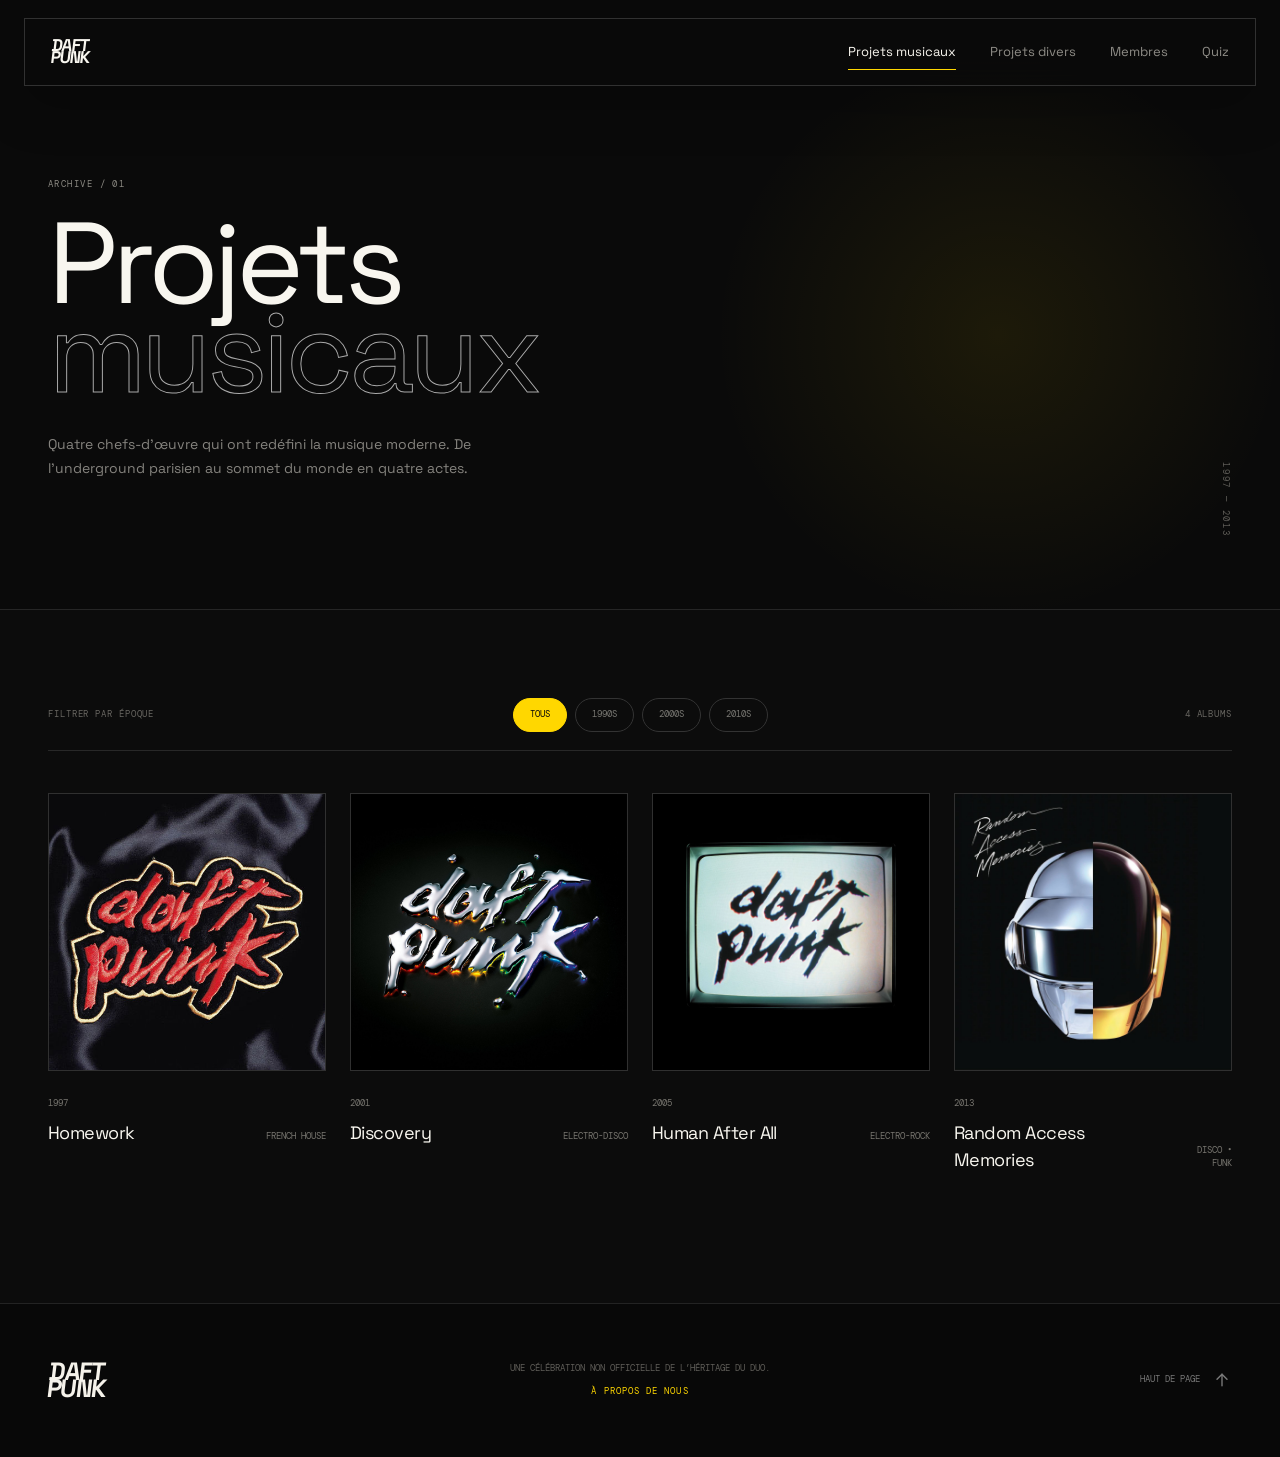
<file: projets-musicaux.html>
<!DOCTYPE html>
<html lang="fr">
<head>

    <meta charset="UTF-8">
    <meta name="viewport" content="width=device-width, initial-scale=1.0">
    <title>Projets Musicaux - Daft Punk</title>
    <meta name="description" content="Les quatre albums studio de Daft Punk : Homework, Discovery, Human After All et Random Access Memories.">
    <link rel="icon" href="favicon.svg" type="image/svg+xml">
    <link rel="preconnect" href="https://fonts.googleapis.com">
    <link rel="preconnect" href="https://fonts.gstatic.com" crossorigin>
    <link rel="stylesheet" href="https://fonts.googleapis.com/css2?family=DM+Mono:wght@300;400;500&family=Space+Grotesk:wght@400;500;600;700&display=swap">
    <link rel="stylesheet" href="css/style.css">

</head>
    <body id="top">
    <a class="skip-link" href="#contenu">Aller au contenu</a>

   <nav class="nav-shell subpage-nav" aria-label="Navigation principale">
        <a class="wordmark" href="index.html" aria-label="Retour à l’accueil"><span>DAFT</span><span>PUNK</span></a>
        <div class="nav-links" id="menu">
            <a href="projets-musicaux.html" class="active">Projets musicaux</a>
            <a href="projets-divers.html">Projets divers</a>
            <a href="projets-membres.html">Membres</a>
            <a href="projets-quiz.html">Quiz</a>        </div>
        <button class="menu-button" type="button" aria-label="Ouvrir le menu" aria-expanded="false" aria-controls="menu">
            <svg aria-hidden="true" fill="none" height="20" viewBox="0 0 24 24" width="20">
            <g stroke="currentColor" stroke-linecap="round" stroke-linejoin="round" stroke-width="1.7">
                <path d="M4 7h16"/><path d="M4 12h16"/><path d="M4 17h16"/>
            </g>
            </svg>
        </button>
    </nav>
    <header class="subpage-hero">
        <span class="section-index">Archive / 01</span>

        <h1>Projets<br><i>musicaux</i></h1>

        <p>
            Quatre chefs-d'œuvre qui ont redéfini la musique moderne. De l'underground parisien au sommet du monde en quatre actes.
        </p>
        <span class="subpage-kicker">1997 — 2013</span>
    </header>
    <main class="subpage-main" id="contenu">
        <div class="subpage-toolbar">
            <span>Filtrer par époque</span>

            <div class="filter-row">
                <button class="active" type="button" value="tous">
                    Tous
                </button>

                <button type="button" value="epoque1990">
                    1990s
                </button>

                <button type="button" value="epoque2000">
                    2000s
                </button>

                <button type="button" value="epoque2010">
                    2010s
                </button>
            </div>

            <span class="result-count" id="compteur">4 albums</span>
        </div>
        <div class="sub-album-grid">

            <!-- Album 1 -->
            <article class="sub-album-card epoque1990">
                <div class="sub-album-art">
                    <img class="photo"
                        src="img/Homework.jpg"
                        alt="Pochette de Homework">

                    <button type="button" data-album="homework">▶ Voir l’album</button>
                </div>

                <div class="sub-album-info">
                    <div>
                        <span>1997</span>
                        <h2>Homework</h2>
                    </div>
                    <p>French house</p>
                </div>
            </article>

            <!-- Album 2 -->
            <article class="sub-album-card epoque2000">
                <div class="sub-album-art">
                    <img class="photo"
                        src="img/Discovery.jpg"
                        alt="Pochette de Discovery">

                    <button type="button" data-album="discovery">▶ Voir l’album</button>
                </div>

                <div class="sub-album-info">
                    <div>
                        <span>2001</span>
                        <h2>Discovery</h2>
                    </div>
                    <p>Electro-disco</p>
                </div>
            </article>

            <!-- Album 3 -->
            <article class="sub-album-card epoque2000">
                <div class="sub-album-art">
                    <img class="photo"
                        src="img/Human_After_All.jpg"
                        alt="Pochette de Human After All">

                    <button type="button" data-album="human-after-all">▶ Voir l’album</button>
                </div>

                <div class="sub-album-info">
                    <div>
                        <span>2005</span>
                        <h2>Human After All</h2>
                    </div>
                    <p>Electro-rock</p>
                </div>
            </article>

            <!-- Album 4 -->
            <article class="sub-album-card epoque2010">
                <div class="sub-album-art">
                    <img class="photo"
                        src="img/Random_Access_Memories.jpg"
                        alt="Pochette de Random Access Memories">

                    <button type="button" data-album="ram">▶ Voir l’album</button>
                </div>

                <div class="sub-album-info">
                    <div>
                        <span>2013</span>
                        <h2>Random Access Memories</h2>
                    </div>
                    <p>Disco • Funk</p>
                </div>
            </article>

        </div>
    </main>
    <footer>
        <a class="wordmark footer-mark" href="index.html" aria-label="Retour à l’accueil"><span>DAFT</span><span>PUNK</span></a>
        <p>Une célébration non officielle de l’héritage du duo.<br><a class="footer-link" href="a-propos.html">À propos de nous</a></p>
        <a class="back-top" href="#top">Haut de page <svg aria-hidden="true" fill="none" height="20" viewBox="0 0 24 24" width="20"><g stroke="currentColor" stroke-linecap="round" stroke-linejoin="round" stroke-width="1.7"><path d="M5 12h14"/><path d="m13 6 6 6-6 6"/></g></svg></a>
    </footer>
    <dialog class="track-modal" id="homework"
        aria-labelledby="titre-homework">
        <button class="modal-close" type="button" aria-label="Fermer">×</button>

        <h2 id="titre-homework">Homework</h2>

        <iframe
            title="Écouter Homework sur Spotify"
            src="https://open.spotify.com/embed/album/5uRdvUR7xCnHmUW8n64n9y"
            width="100%"
            height="450"
            style="border: 0; border-radius: 12px;"
            allow="autoplay; clipboard-write; encrypted-media; fullscreen; picture-in-picture"
            loading="lazy">
        </iframe>

    </dialog>

    <dialog class="track-modal" id="discovery"
            aria-labelledby="titre-discovery">
        <button class="modal-close" type="button" aria-label="Fermer">×</button>

        <h2 id="titre-discovery">Discovery</h2>

       <iframe
            title="Écouter Discovery sur Spotify"
            src="https://open.spotify.com/embed/album/2noRn2Aes5aoNVsU6iWThc"
            width="100%"
            height="450"
            style="border: 0; border-radius: 12px;"
            allow="autoplay; clipboard-write; encrypted-media; fullscreen; picture-in-picture"
            loading="lazy">
        </iframe>
    </dialog>

    <dialog class="track-modal" id="human-after-all"
            aria-labelledby="titre-human-after-all">
        <button class="modal-close" type="button" aria-label="Fermer">×</button>

        <h2 id="titre-human-after-all">Human After All</h2>
        <iframe
            title="Écouter Human After All sur Spotify"
            src="https://open.spotify.com/embed/album/1A2GTWGtFfWp7KSQTwWOyo"
            width="100%"
            height="450"
            style="border: 0; border-radius: 12px;"
            allow="autoplay; clipboard-write; encrypted-media; fullscreen; picture-in-picture"
            loading="lazy">
        </iframe>
    </dialog>

    <dialog class="track-modal" id="ram"
            aria-labelledby="titre-ram">
        <button class="modal-close" type="button" aria-label="Fermer">×</button>

        <h2 id="titre-ram">Random Access Memories</h2>
        <iframe
            title="Écouter Random Access Memories sur Spotify"
            src="https://open.spotify.com/embed/album/4m2880jivSbbyEGAKfITCa"
            width="100%"
            height="450"
            style="border: 0; border-radius: 12px;"
            allow="autoplay; clipboard-write; encrypted-media; fullscreen; picture-in-picture"
            loading="lazy">
        </iframe>
    </dialog>
    <div id="modal-root"></div>

    <script src="js/projets-musicaux.js" defer></script>
    <script src="js/site.js" defer></script>

</body>
</html>
</file>
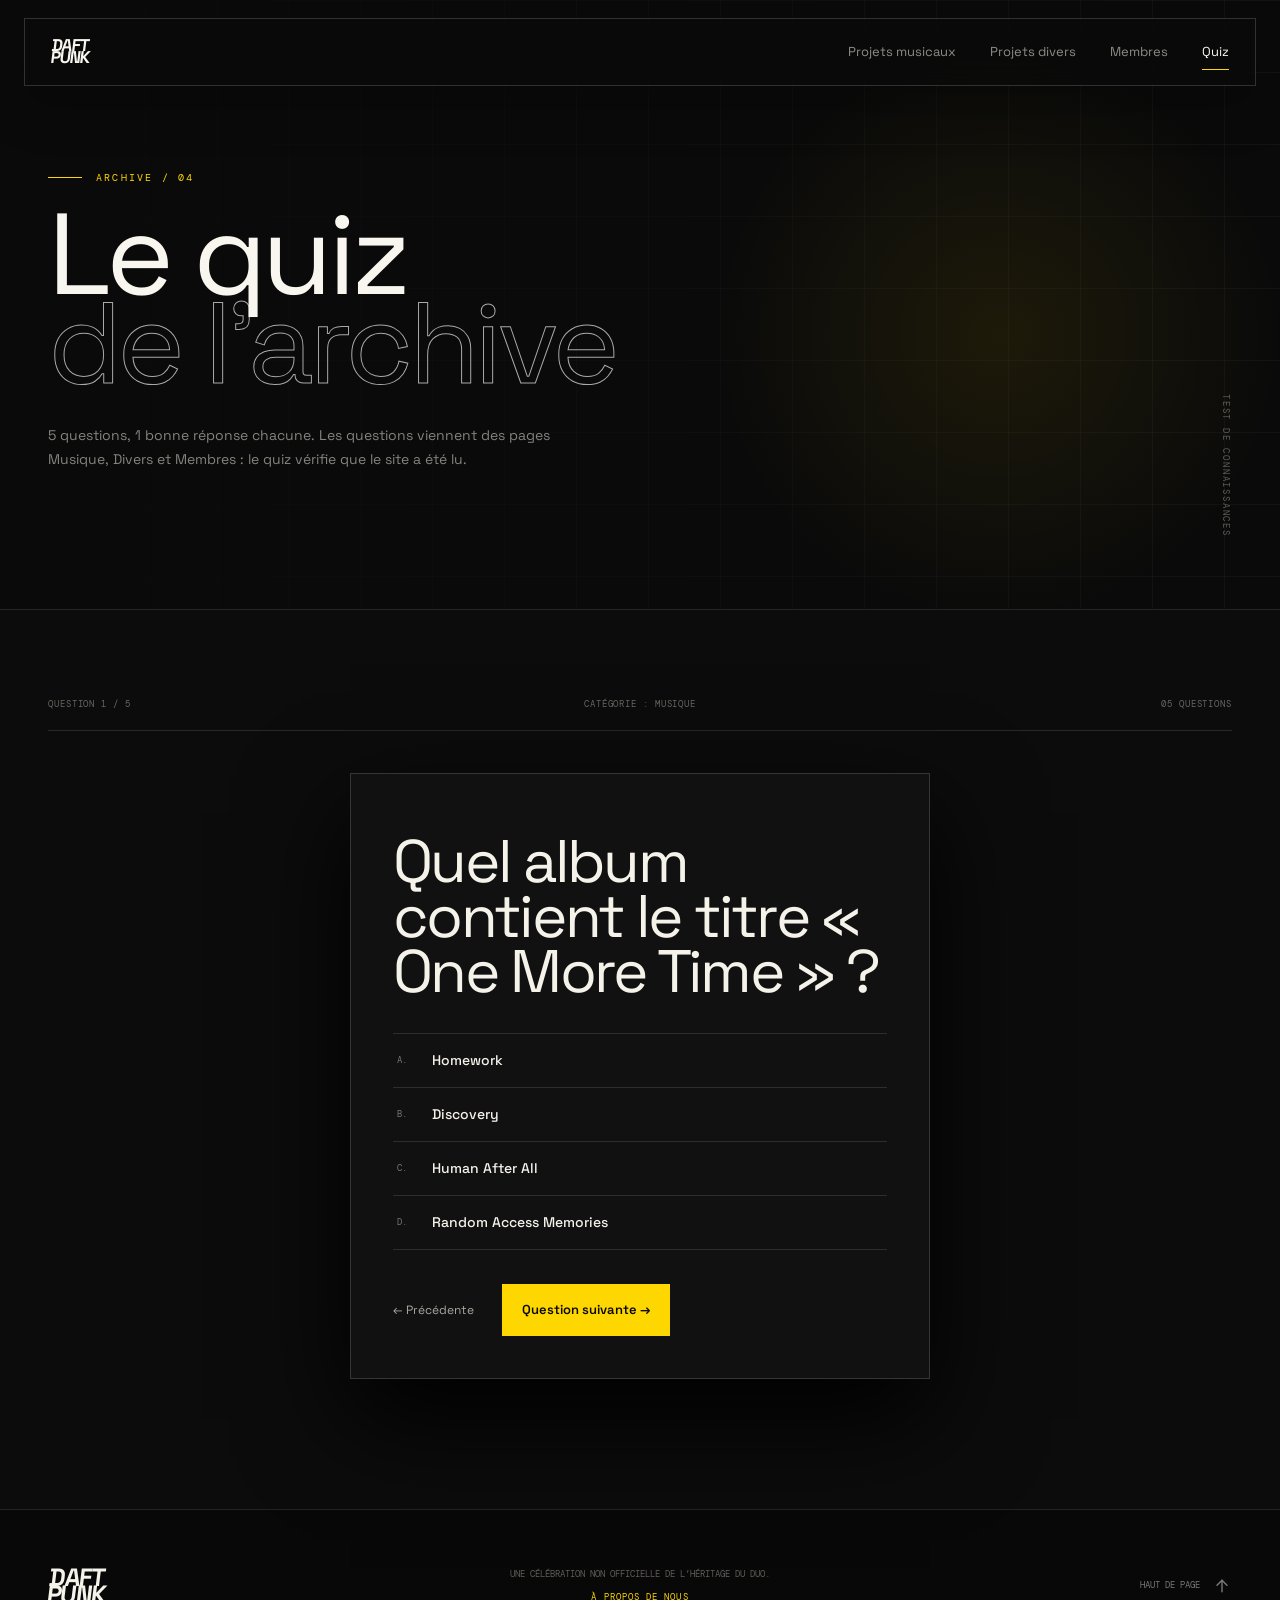
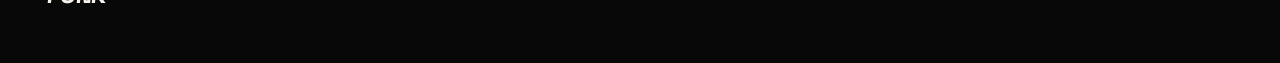
<file: projets-quiz.html>
<!doctype html>
<html lang="fr">
<head>
    <meta charset="UTF-8">
    <meta name="viewport" content="width=device-width, initial-scale=1.0">
    <title>Le quiz de l'archive — Daft Punk Archives</title>
    <meta name="description" content="Testez vos connaissances sur l'univers de Daft Punk à travers 5 questions tirées des archives.">
    <link rel="icon" href="favicon.svg" type="image/svg+xml">
    <link rel="preconnect" href="https://fonts.googleapis.com">
    <link rel="preconnect" href="https://fonts.gstatic.com" crossorigin>
    <link rel="stylesheet" href="https://fonts.googleapis.com/css2?family=DM+Mono:wght@300;400;500&family=Space+Grotesk:wght@400;500;600;700&display=swap">
    <link rel="stylesheet" href="css/style.css">
    <script src="js/quiz.js" defer></script>
    <script src="js/site.js" defer></script>
</head>
<body id="top">
<a class="skip-link" href="#contenu">Aller au contenu</a>

<nav class="nav-shell subpage-nav" aria-label="Navigation principale">
  <a class="wordmark" href="index.html" aria-label="Retour à l’accueil"><span>DAFT</span><span>PUNK</span></a>
  <div class="nav-links" id="menu">
    <a href="projets-musicaux.html">Projets musicaux</a>
    <a href="projets-divers.html">Projets divers</a>
    <a href="projets-membres.html">Membres</a>
    <a href="projets-quiz.html" class="active">Quiz</a>    </div>
  <button class="menu-button" type="button" aria-label="Ouvrir le menu" aria-expanded="false" aria-controls="menu">
    <svg aria-hidden="true" fill="none" height="20" viewBox="0 0 24 24" width="20">
      <g stroke="currentColor" stroke-linecap="round" stroke-linejoin="round" stroke-width="1.7">
        <path d="M4 7h16"/><path d="M4 12h16"/><path d="M4 17h16"/>
      </g>
    </svg>
  </button>
</nav>

<main id="contenu">
  <section class="subpage-hero">
    <div class="subpage-grid" aria-hidden="true"></div>
    <div class="eyebrow"><span class="eyebrow-line"></span>archive / 04</div>
    <h1>Le quiz<br><i>de l’archive</i></h1>
    <p>5 questions, 1 bonne réponse chacune. Les questions viennent des pages Musique, Divers et Membres : le quiz vérifie que le site a été lu.</p>
    <span class="subpage-kicker">TEST DE CONNAISSANCES</span>
  </section>

  <section class="subpage-main">
    <div class="subpage-toolbar">
      <span id="quiz-progress">Question 1 / 5</span>
      <span class="eyebrow" id="quiz-category" style="margin: 0;">Catégorie : Musique</span>
      <span class="result-count">05 QUESTIONS</span>
    </div>

    <div class="track-modal" id="quiz-active" style="margin: 0 auto;">
      <h2 id="quiz-question">Chargement...</h2>

      <div class="track-list" id="quiz-options"></div>

      <div id="quiz-feedback" hidden>
        <p class="modal-note" id="quiz-explanation"></p>
        <p class="modal-note"><a id="quiz-page-link" href="#">Relire la page →</a></p>
      </div>

      <div class="hero-actions">
        <button class="sound-button" id="btn-prev" type="button"><b>← Précédente</b></button>
        <button class="primary-button" id="btn-next" type="button" disabled>Question suivante →</button>
      </div>
    </div>

    <div class="track-modal" id="quiz-results" hidden style="margin: 0 auto;">
      <span class="section-index">RÉSULTAT DE L'ÉVALUATION</span>
      <h2 id="final-score">0/5</h2>
      <p class="modal-note" id="score-message"></p>

      <div class="solo-works" id="recap-list"></div>

      <div class="hero-actions">
        <button class="primary-button" id="btn-restart" type="button">Rejouer</button>
        <a class="sound-button" href="index.html"><b>Retour à l'accueil</b></a>
      </div>
    </div>
  </section>
</main>

<footer>
  <a class="wordmark footer-mark" href="index.html" aria-label="Retour à l’accueil"><span>DAFT</span><span>PUNK</span></a>
  <p>Une célébration non officielle de l’héritage du duo.<br><a class="footer-link" href="a-propos.html">À propos de nous</a></p>
  <a class="back-top" href="#top">Haut de page <svg aria-hidden="true" fill="none" height="20" viewBox="0 0 24 24" width="20"><g stroke="currentColor" stroke-linecap="round" stroke-linejoin="round" stroke-width="1.7"><path d="M5 12h14"/><path d="m13 6 6 6-6 6"/></g></svg></a>
</footer>
</body>
</html>
</file>
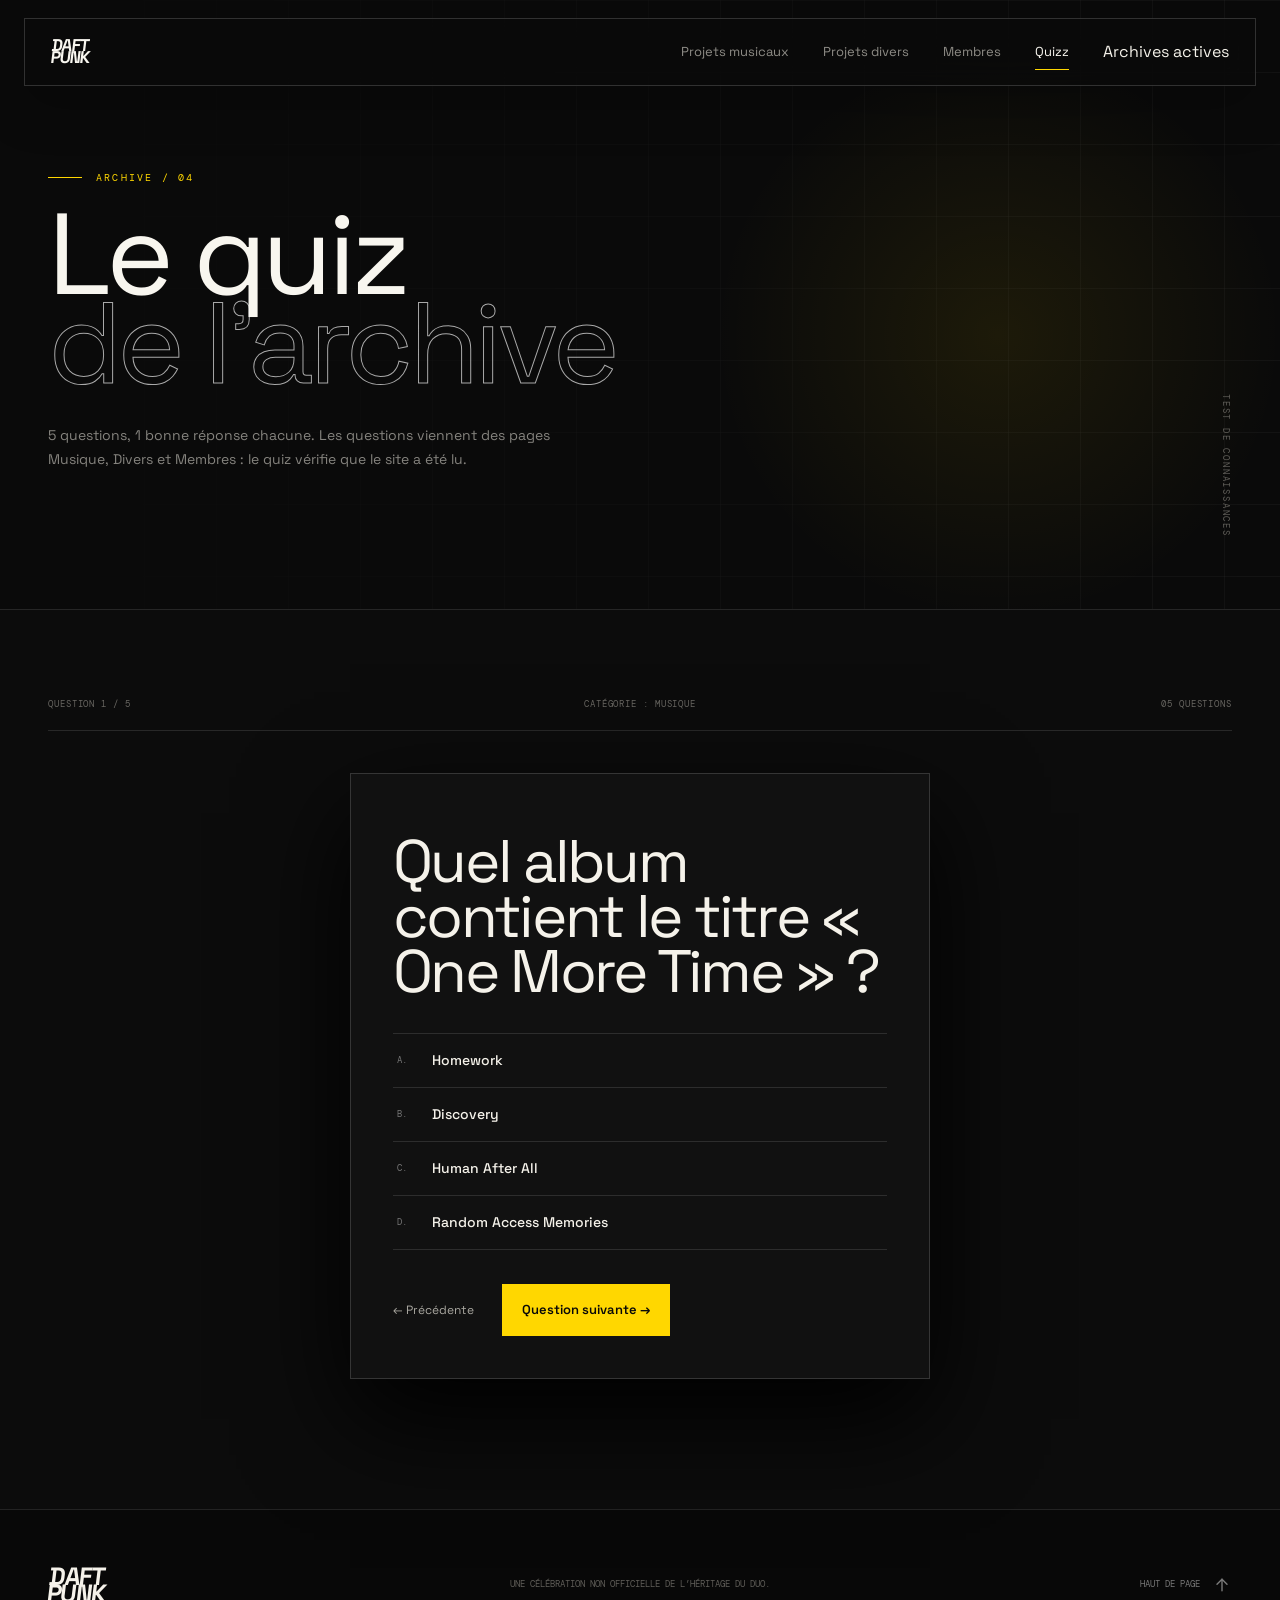
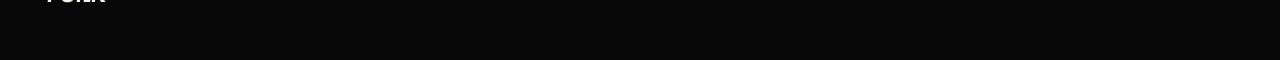
<file: projets-quizz.html>
<!doctype html>
<html lang="fr">
<head>
    <meta charset="UTF-8">
    <meta name="viewport" content="width=device-width, initial-scale=1.0">
    <title>Le quizz de l'archive — Daft Punk Archives</title>
    <meta name="description" content="Testez vos connaissances sur l'univers de Daft Punk à travers 5 questions tirées des archives.">
    <link rel="icon" href="favicon.svg" type="image/svg+xml">
    <link rel="preconnect" href="https://fonts.googleapis.com">
    <link rel="preconnect" href="https://fonts.gstatic.com" crossorigin>
    <link rel="stylesheet" href="https://fonts.googleapis.com/css2?family=DM+Mono:wght@300;400;500&family=Space+Grotesk:wght@400;500;600;700&display=swap">
    <link rel="stylesheet" href="css/style.css">
    <script src="js/quizz.js" defer></script>
</head>
<body id="top">
<a class="skip-link" href="#contenu">Aller au contenu</a>

<nav class="nav-shell subpage-nav" aria-label="Navigation principale">
  <a class="wordmark" href="index.html" aria-label="Retour à l’accueil"><span>DAFT</span><span>PUNK</span></a>
  <div class="nav-links" id="menu">
    <a href="projets-musicaux.html">Projets musicaux</a>
    <a href="projets-divers.html">Projets divers</a>
    <a href="projets-membres.html">Membres</a>
    <a href="projets-quizz.html" class="active">Quizz</a>  
    <span class="nav-status"><i></i>Archives actives</span>
  </div>
  <button class="menu-button" type="button" aria-label="Ouvrir le menu" aria-expanded="false" aria-controls="menu">
    <svg aria-hidden="true" fill="none" height="20" viewBox="0 0 24 24" width="20">
      <g stroke="currentColor" stroke-linecap="round" stroke-linejoin="round" stroke-width="1.7">
        <path d="M4 7h16"/><path d="M4 12h16"/><path d="M4 17h16"/>
      </g>
    </svg>
  </button>
</nav>

<main id="contenu">
  <section class="subpage-hero">
    <div class="subpage-grid" aria-hidden="true"></div>
    <div class="eyebrow"><span class="eyebrow-line"></span>archive / 04</div>
    <h1>Le quiz<br><i>de l’archive</i></h1>
    <p>5 questions, 1 bonne réponse chacune. Les questions viennent des pages Musique, Divers et Membres : le quiz vérifie que le site a été lu.</p>
    <span class="subpage-kicker">TEST DE CONNAISSANCES</span>
  </section>

  <section class="subpage-main">
    <div class="subpage-toolbar">
      <span id="quiz-progress">Question 1 / 5</span>
      <span class="eyebrow" id="quiz-category" style="margin: 0;">Catégorie : Musique</span>
      <span class="result-count">05 QUESTIONS</span>
    </div>

    <div class="track-modal" id="quiz-active" style="margin: 0 auto;">
      <h2 id="quiz-question">Chargement...</h2>

      <div class="track-list" id="quiz-options"></div>

      <div id="quiz-feedback" hidden>
        <p class="modal-note" id="quiz-explanation"></p>
        <p class="modal-note"><a id="quiz-page-link" href="#">Relire la page →</a></p>
      </div>

      <div class="hero-actions">
        <button class="sound-button" id="btn-prev" type="button"><b>← Précédente</b></button>
        <button class="primary-button" id="btn-next" type="button" disabled>Question suivante →</button>
      </div>
    </div>

    <div class="track-modal" id="quiz-results" hidden style="margin: 0 auto;">
      <span class="section-index">RÉSULTAT DE L'ÉVALUATION</span>
      <h2 id="final-score">0/5</h2>
      <p class="modal-note" id="score-message"></p>

      <div class="solo-works" id="recap-list"></div>

      <div class="hero-actions">
        <button class="primary-button" id="btn-restart" type="button">Rejouer</button>
        <a class="sound-button" href="index.html"><b>Retour à l'accueil</b></a>
      </div>
    </div>
  </section>
</main>

<footer>
  <a class="wordmark footer-mark" href="index.html" aria-label="Retour à l’accueil"><span>DAFT</span><span>PUNK</span></a>
  <p>Une célébration non officielle de l’héritage du duo.</p>
  <a class="back-top" href="#top">Haut de page <svg aria-hidden="true" fill="none" height="20" viewBox="0 0 24 24" width="20"><g stroke="currentColor" stroke-linecap="round" stroke-linejoin="round" stroke-width="1.7"><path d="M5 12h14"/><path d="m13 6 6 6-6 6"/></g></svg></a>
</footer>
</body>
</html>
</file>
<file: css/style.css>
/* ---------- 1. Variables et base ---------- */
:root {
  --black: #0a0a0a;
  --ink: #10100f;
  --cream: #f0ede4;
  --white: #f8f6ef;
  --gold: #ffd700;
  --cyan: #62e6f2;
  --mono: "DM Mono", ui-monospace, Menlo, Consolas, monospace;
  /* Marge latérale : 48px minimum, contenu centré sur 1320px max */
  --gutter: max(48px, calc((100vw - 1320px) / 2));
}

* {
  box-sizing: border-box;
}

html {
  line-height: 1.5;
  scroll-behavior: smooth;
}

body {
  margin: 0;
  min-width: 320px;
  overflow-x: hidden;
  background: var(--black);
  color: #f5f2ea;
  font-family: "Space Grotesk", "Helvetica Neue", Arial, sans-serif;
  font-synthesis: none; /* pas de faux gras / faux italique */
}

h1, h2, h3, h4, h5, h6 {
  font-size: inherit;
  font-weight: inherit;
}

a {
  color: inherit;
  text-decoration: none;
}

small {
  font-size: 80%;
}

img, svg, video {
  display: block;
}

img, video {
  max-width: 100%;
  height: auto;
}

button {
  border: 0;
  border-radius: 0;
  background: transparent;
  color: inherit;
  font: inherit;
  letter-spacing: inherit;
  cursor: pointer;
}

button:focus-visible,
a:focus-visible {
  outline: 2px solid var(--cyan);
  outline-offset: 4px;
}

.skip-link {
  position: absolute;
  z-index: 200;
  top: -60px;
  left: 12px;
  padding: 10px 16px;
  background: var(--gold);
  color: #090909;
  font-size: 13px;
  font-weight: 600;
}

.skip-link:focus {
  top: 12px;
}

/* Petits textes en police mono (réutilisés partout) */
.section-index,
.card-eyebrow {
  color: #8b8982;
  font-family: var(--mono);
  font-size: 9px;
  letter-spacing: 0.16em;
  text-transform: uppercase;
}


/* ---------- 2. Navigation ---------- */
.nav-shell {
  position: fixed;
  z-index: 50;
  top: 18px;
  left: 50%;
  display: flex;
  align-items: center;
  justify-content: space-between;
  width: min(1320px, calc(100% - 48px));
  height: 68px;
  padding: 0 26px;
  border: 1px solid rgba(255, 255, 255, 0.16);
  background: rgba(10, 10, 10, 0.72);
  box-shadow: 0 18px 50px rgba(0, 0, 0, 0.25);
  backdrop-filter: blur(18px);
  transform: translateX(-50%);
}

.wordmark {
  display: grid;
  font-weight: 700;
  font-style: italic;
  line-height: 0.68;
  letter-spacing: -0.06em;
  transform: skew(-7deg);
}

.nav-shell .wordmark {
  font-size: 17px;
}

.subpage-nav .wordmark {
  color: var(--white);
}

.nav-links {
  display: flex;
  align-items: center;
  gap: 34px;
}

.nav-links a {
  position: relative;
  padding: 8px 0;
  color: #d7d4cc;
  font-size: 13px;
  transition: color 180ms ease;
}

.subpage-nav .nav-links a {
  color: #8e8c86;
}

/* Soulignement doré qui apparaît au survol */
.nav-links a::after {
  position: absolute;
  bottom: 0;
  left: 0;
  width: 0;
  height: 1px;
  content: "";
  background: var(--gold);
  transition: width 180ms ease;
}

.nav-links a:hover,
.nav-links a.active {
  color: var(--white);
}

.nav-links a:hover::after,
.nav-links a.active::after {
  width: 100%;
}

.menu-button {
  display: none;
  padding: 8px;
}


/* ---------- 3. Accueil : hero ---------- */
.hero {
  position: relative;
  z-index: 0;
  display: grid;
  grid-template-columns: repeat(12, 1fr);
  align-items: center;
  height: 100vh;
  min-height: 800px;
  max-height: 940px;
  padding: 130px var(--gutter) 70px;
  overflow: hidden;
  background:
    radial-gradient(circle at 80% 40%, rgba(255, 215, 0, 0.09), transparent 30%),
    linear-gradient(90deg, #0a0a0a 45%, #0d0d0c);
}

/* Quadrillage de fond (hero et en-têtes des sous-pages) */
.hero-grid,
.subpage-grid {
  position: absolute;
  z-index: -1;
  inset: 0;
  background-image:
    linear-gradient(rgba(255, 255, 255, 0.3) 1px, transparent 1px),
    linear-gradient(90deg, rgba(255, 255, 255, 0.3) 1px, transparent 1px);
  background-size: 72px 72px;
  opacity: 0.09;
  mask-image: linear-gradient(to right, transparent 25%, black);
}

.hero-copy {
  z-index: 3;
  grid-column: 1 / span 6;
  padding-top: 30px;
}

.eyebrow {
  display: flex;
  align-items: center;
  gap: 14px;
  margin-bottom: 24px;
  color: var(--gold);
  font-family: var(--mono);
  font-size: 10px;
  letter-spacing: 0.22em;
  text-transform: uppercase;
}

.eyebrow-line {
  width: 34px;
  height: 1px;
  background: var(--gold);
}

.hero h1 {
  margin: 0;
  color: var(--white);
  font-size: clamp(64px, 7.6vw, 118px);
  line-height: 0.82;
  letter-spacing: -0.045em;
}

/* Texte en contour (lettres vides) */
.hero h1 span {
  color: transparent;
  -webkit-text-stroke: 1px rgba(255, 255, 255, 0.7);
}

.hero-copy > p {
  max-width: 540px;
  margin: 34px 0 0;
  color: #9d9b95;
  font-size: 16px;
  line-height: 1.75;
}

.hero-actions {
  display: flex;
  align-items: center;
  gap: 28px;
  margin-top: 34px;
}

.primary-button {
  display: flex;
  align-items: center;
  gap: 28px;
  padding: 16px 20px;
  background: var(--gold);
  color: #090909;
  font-size: 13px;
  font-weight: 600;
  transition: transform 180ms ease, box-shadow 180ms ease;
}

.primary-button:hover {
  transform: translateY(-2px);
  box-shadow: 0 0 32px rgba(255, 215, 0, 0.25);
}

/* Bouton secondaire (utilisé dans le quiz) */
.sound-button {
  display: flex;
  align-items: center;
  gap: 12px;
  padding: 0;
  color: #aaa8a1;
  font-size: 12px;
}

.sound-button b {
  font-weight: 400;
}

.hero-visual {
  position: absolute;
  z-index: 1;
  right: max(30px, calc((100vw - 1390px) / 2));
  bottom: 34px;
  width: min(720px, 52vw);
  height: 700px;
}

/* Cercles décoratifs */
.hero-orbit {
  position: absolute;
  border: 1px solid rgba(255, 255, 255, 0.07);
  border-radius: 50%;
  pointer-events: none;
}

.hero-orbit-one {
  right: -6vw;
  width: 54vw;
  height: 54vw;
}

.hero-orbit-two {
  right: 4vw;
  width: 36vw;
  height: 36vw;
  border-color: rgba(255, 215, 0, 0.11);
}

.hero-footer {
  position: absolute;
  right: var(--gutter);
  bottom: 30px;
  left: var(--gutter);
  display: flex;
  justify-content: space-between;
  color: #5b5955;
  font-family: var(--mono);
  font-size: 8px;
  letter-spacing: 0.2em;
  text-transform: uppercase;
}

.scroll-mark::before {
  display: inline-block;
  width: 40px;
  height: 1px;
  margin: 0 12px 3px 0;
  content: "";
  background: #4d4b47;
}


/* ---------- 4. Accueil : sections ---------- */
.preview-section,
.side-section {
  padding: 120px var(--gutter);
  color: var(--ink);
}

.preview-section {
  background: var(--cream);
}

.side-section {
  background: #e5e1d8;
}

.music-section {
  padding: 120px var(--gutter) 140px;
  background: #0c0c0c;
}

.section-heading {
  display: grid;
  grid-template-columns: 2fr 1fr;
  align-items: end;
  margin-bottom: 56px;
}

.section-heading h2,
.members-intro h2 {
  margin: 14px 0 0;
  font-size: clamp(46px, 5vw, 72px);
  line-height: 0.95;
  letter-spacing: -0.045em;
}

.section-heading > p {
  max-width: 390px;
  margin: 0;
  color: #73716b;
  font-size: 14px;
  line-height: 1.65;
}

.section-heading.light h2 {
  color: var(--white);
}

.section-heading.light > p {
  color: #888680;
}

/* Index : 3 cartes */
.preview-grid {
  display: grid;
  grid-template-columns: repeat(3, 1fr);
  border-top: 1px solid #c9c5bb;
  border-left: 1px solid #c9c5bb;
}

.preview-card {
  display: flex;
  flex-direction: column;
  justify-content: space-between;
  min-height: 380px;
  padding: 26px;
  border-right: 1px solid #c9c5bb;
  border-bottom: 1px solid #c9c5bb;
  transition: background 220ms ease, color 220ms ease, transform 220ms ease;
}

.preview-card:hover {
  z-index: 1;
  background: var(--ink);
  color: var(--white);
  transform: translateY(-8px);
}

.preview-top {
  display: flex;
  justify-content: space-between;
  color: #88857d;
  font-family: var(--mono);
  font-size: 10px;
}

.preview-card h3 {
  margin: 10px 0;
  font-size: 34px;
  letter-spacing: -0.045em;
}

.preview-card p {
  max-width: 300px;
  margin: 0;
  color: #77756f;
  font-size: 13px;
  line-height: 1.6;
}

.round-arrow {
  display: grid;
  place-items: center;
  align-self: flex-end;
  width: 46px;
  height: 46px;
  border: 1px solid #bbb7ad;
  border-radius: 50%;
  transition: transform 180ms ease;
}

.preview-card:hover .round-arrow {
  border-color: var(--gold);
  color: var(--gold);
  transform: rotate(-25deg);
}

/* Boutons de filtre (page Projets musicaux) */
.filter-row {
  display: flex;
  gap: 8px;
  margin-bottom: 40px;
}

.filter-row button {
  padding: 9px 16px;
  border: 1px solid #333;
  border-radius: 30px;
  color: #797873;
  font-family: var(--mono);
  font-size: 9px;
  text-transform: uppercase;
}

.filter-row button.active {
  border-color: var(--gold);
  background: var(--gold);
  color: #0a0a0a;
}

/* Musique : 4 albums */
.album-grid {
  display: grid;
  grid-template-columns: repeat(4, 1fr);
  gap: 26px;
}

.album-card {
  min-width: 0;
}

.album-art {
  position: relative;
  display: block;
  width: 100%;
  aspect-ratio: 1;
  overflow: hidden;
  border: 1px solid rgba(255, 255, 255, 0.13);
}

/* Voile sombre au survol de la pochette */
.album-art::after {
  position: absolute;
  inset: 0;
  content: "";
  background: rgba(0, 0, 0, 0.35);
  opacity: 0;
  transition: opacity 180ms ease;
}

.album-art:hover::after {
  opacity: 1;
}

/* Couleurs de secours si une pochette ne charge pas */
.album-red   { background: #d10b22; }
.album-gold  { background: #cca000; }
.album-black { background: #111; }
.album-cyan  { background: #1a2427; }

.album-number {
  position: absolute;
  z-index: 2;
  top: 20px;
  left: 20px;
  color: rgba(255, 255, 255, 0.75);
  font-family: var(--mono);
  font-size: 10px;
}

.album-art-title {
  position: absolute;
  top: 50%;
  left: 50%;
  color: #fff;
  font-size: clamp(18px, 2.1vw, 34px);
  font-weight: 700;
  letter-spacing: -0.045em;
  text-transform: uppercase;
  transform: translate(-50%, -50%);
}

.album-disc {
  position: absolute;
  right: 18px;
  bottom: 16px;
  color: rgba(255, 255, 255, 0.35);
}

.album-meta {
  display: flex;
  align-items: flex-start;
  justify-content: space-between;
  padding-top: 18px;
}

.album-meta span {
  color: #5c5a56;
  font-family: var(--mono);
  font-size: 9px;
}

.album-meta h3 {
  margin: 7px 0 5px;
  color: #eeebe3;
  font-size: 17px;
  letter-spacing: -0.02em;
}

.album-meta p {
  margin: 0;
  color: #77756f;
  font-size: 11px;
}

.album-meta button {
  display: grid;
  place-items: center;
  width: 38px;
  height: 38px;
  border: 1px solid #333;
  border-radius: 50%;
  color: #aaa;
  transition: border-color 180ms ease, color 180ms ease;
}

.album-meta button:hover {
  border-color: var(--cyan);
  color: var(--cyan);
}

/* Projets divers : mosaïque de 4 tuiles */
.masonry {
  display: grid;
  grid-template-columns: 1.3fr 0.7fr;
  grid-template-rows: 380px 330px 320px;
  gap: 18px;
}

.feature-tile {
  position: relative;
  display: block;
  padding: 24px;
  overflow: hidden;
  background: #111;
  color: #fff;
}

.feature-tile .photo {
  transition: transform 0.6s ease;
}

.feature-tile:hover .photo,
.feature-tile:focus-visible .photo {
  transform: scale(1.04);
}

/* Voile sombre en bas de la tuile pour garder le texte lisible */
.feature-tile::after {
  position: absolute;
  z-index: 2;
  inset: 0;
  content: "";
  background: linear-gradient(to top, rgba(0, 0, 0, 0.92), rgba(0, 0, 0, 0.75) 35%, transparent 70%);
  pointer-events: none;
}

/* Étiquette en pastille en haut de la tuile */
.tile-index {
  position: relative;
  z-index: 3;
  display: inline-block;
  padding: 6px 10px;
  border-radius: 999px;
  background: rgba(0, 0, 0, 0.6);
  color: #fff;
  font-family: var(--mono);
  font-size: 10px;
  letter-spacing: 0.12em;
  text-transform: uppercase;
}

.tile-content {
  position: absolute;
  z-index: 3;
  right: 24px;
  bottom: 24px;
  left: 24px;
}

.tile-kicker {
  display: block;
  margin-bottom: 6px;
  font-family: var(--mono);
  font-size: 10px;
  letter-spacing: 0.14em;
  text-transform: uppercase;
}

.tile-content h3 {
  margin: 0 0 8px;
  color: #fff;
  font-size: 34px;
  letter-spacing: -0.045em;
  text-shadow: 0 2px 14px rgba(0, 0, 0, 0.6);
}

.tile-content p {
  max-width: 390px;
  margin: 0;
  color: rgba(255, 255, 255, 0.82);
  font-size: 12px;
}

/* Réglages propres à chaque tuile (couleur d'accent + cadrage de l'image) */
.interstella .tile-kicker { color: #ffd23f; }
.interstella .photo { object-position: 30% center; }

.alive { background: #120814; }
.alive .tile-kicker { color: #ff8a5c; }
.alive .photo { object-position: center 40%; }

.tron {
  grid-column: 1 / -1;
  background: #031417;
}
.tron .tile-kicker { color: var(--cyan); }
.tron .photo { object-position: center 55%; }

/* Electroma : image à fond blanc, donc tuile claire et texte noir */
.electroma {
  grid-row: span 2;
  min-height: 728px;
  background: #fff;
  color: #111;
}
.electroma::after { display: none; }
.electroma .photo {
  inset: 70px 0 auto;
  height: 62%;
}
.electroma .tile-index { background: #111; }
.electroma .tile-kicker { color: #c0392b; }
.electroma .tile-content h3 {
  color: #111;
  text-shadow: none;
}
.electroma .tile-content p { color: #444; }

/* Membres (accueil) */
.members-section {
  background: #080808;
}

.members-intro {
  display: grid;
  grid-template-columns: 1fr 2fr 1fr;
  align-items: end;
  gap: 30px;
  padding: 120px var(--gutter) 70px;
}

.members-intro h2 {
  margin: 0;
  color: var(--white);
}

.members-intro p {
  margin: 0;
  color: #77756f;
  font-size: 13px;
  line-height: 1.7;
}

.member-split {
  display: grid;
  grid-template-columns: 1fr 1fr;
  min-height: 720px;
}

.member {
  position: relative;
  display: block;
  min-width: 0;
  overflow: hidden;
  border-top: 1px solid #282828;
  cursor: pointer;
}

.member .photo-portrait,
.member .helmet {
  transition: transform 0.5s ease;
}

.member:hover .photo-portrait,
.member:hover .helmet,
.member:focus-visible .photo-portrait,
.member:focus-visible .helmet {
  transform: translateX(-50%) scale(1.04);
}

.member-more {
  display: inline-block;
  margin-top: 18px;
  color: var(--gold);
  font-family: var(--mono);
  font-size: 10px;
  letter-spacing: 0.15em;
  text-transform: uppercase;
  transition: transform 0.3s ease;
}

.member:hover .member-more,
.member:focus-visible .member-more {
  transform: translateX(6px);
}

.members-link {
  display: inline-block;
  margin-top: 14px;
  color: var(--gold);
  font-family: var(--mono);
  font-size: 10px;
  letter-spacing: 0.15em;
  text-transform: uppercase;
}

.members-link:hover {
  text-decoration: underline;
}

.member-silver {
  border-right: 1px solid #282828;
  background: radial-gradient(circle at 50% 40%, #262a2c, #0a0a0a 64%);
}

.member-gold {
  background: radial-gradient(circle at 50% 40%, #342c13, #0a0a0a 64%);
}

.member-number {
  position: absolute;
  z-index: 2;
  top: 30px;
  left: 32px;
  color: #777;
  font-family: var(--mono);
  font-size: 10px;
}

.member-copy {
  position: absolute;
  z-index: 3;
  right: 40px;
  bottom: 48px;
  left: 40px;
}

.member-copy > span {
  color: #83817b;
  font-family: var(--mono);
  font-size: 9px;
  letter-spacing: 0.15em;
  text-transform: uppercase;
}

.member-copy h3 {
  margin: 12px 0 14px;
  font-size: clamp(36px, 4vw, 58px);
  line-height: 0.9;
  letter-spacing: -0.045em;
}

.member-silver h3 {
  color: #e9edef;
}

.member-gold h3 {
  color: var(--gold);
}

.member-copy p {
  margin: 0;
  color: #777;
  font-family: var(--mono);
  font-size: 9px;
  text-transform: uppercase;
}


/* ---------- 5. Footer ---------- */
footer {
  display: grid;
  grid-template-columns: 1fr 2fr 1fr;
  align-items: center;
  padding: 58px var(--gutter);
  border-top: 1px solid #232323;
  background: #080808;
}

.footer-mark {
  justify-self: start;
  font-size: 25px;
}

footer p {
  margin: 0;
  color: #5f5d58;
  font-family: var(--mono);
  font-size: 9px;
  text-align: center;
  text-transform: uppercase;
}

.footer-link {
  display: inline-block;
  margin-top: 10px;
  color: var(--gold);
  letter-spacing: 0.12em;
}

.footer-link:hover,
.footer-link:focus-visible {
  text-decoration: underline;
}

.back-top {
  display: flex;
  align-items: center;
  gap: 12px;
  justify-self: end;
  color: #777;
  font-family: var(--mono);
  font-size: 9px;
  text-transform: uppercase;
}

.back-top svg {
  transform: rotate(-90deg);
}


/* ---------- 6. Fenêtres (albums) et quiz ---------- */
.track-modal {
  position: relative;
  width: min(580px, 100%);
  padding: 42px;
  border: 1px solid #353535;
  background: #111;
  box-shadow: 0 40px 100px #000;
}

/* Fenêtre <dialog> des albums */
dialog.track-modal {
  position: fixed; /* reste centré à l’écran, sans remonter en haut de la page */
  max-height: 85vh;
  margin: auto;
  overflow-y: auto;
  color: var(--white);
}

dialog.track-modal::backdrop {
  background: rgba(0, 0, 0, 0.8);
}

.modal-close {
  position: absolute;
  top: 24px;
  right: 24px;
  display: grid;
  place-items: center;
  width: 38px;
  height: 38px;
  border: 1px solid #3b3b3b;
  border-radius: 50%;
}

.track-modal h2 {
  margin: 18px 0 34px;
  font-size: clamp(36px, 6vw, 60px);
  line-height: 0.92;
  letter-spacing: -0.045em;
}

dialog.track-modal h2 {
  margin-right: 40px;
}

/* Liste de réponses du quiz */
.track-list {
  border-bottom: 1px solid #2d2d2d;
}

.track-list button {
  display: grid;
  grid-template-columns: 35px 1fr auto;
  align-items: center;
  width: 100%;
  padding: 16px 4px;
  border-top: 1px solid #2d2d2d;
  text-align: left;
}

.track-list button:hover {
  color: var(--gold);
}

.track-list span,
.modal-note {
  color: #777;
  font-family: var(--mono);
  font-size: 9px;
  text-transform: uppercase;
}

.track-list strong {
  font-size: 14px;
  font-weight: 500;
}

.modal-note {
  margin: 20px 0 0;
}


/* ---------- 7. Sous-pages ---------- */
.subpage-hero {
  position: relative;
  z-index: 0;
  min-height: 610px;
  padding: 170px var(--gutter) 70px;
  overflow: hidden;
  border-bottom: 1px solid #262626;
  background:
    radial-gradient(circle at 78% 55%, rgba(255, 215, 0, 0.08), transparent 27%),
    #0a0a0a;
}

.subpage-grid {
  opacity: 0.12;
  mask-image: linear-gradient(to right, transparent, black);
}

.subpage-hero h1 {
  max-width: 900px;
  margin: 26px 0;
  color: var(--white);
  font-size: clamp(78px, 9vw, 132px);
  line-height: 0.77;
  letter-spacing: -0.045em;
}

.subpage-hero h1 i {
  color: transparent;
  font-style: normal;
  -webkit-text-stroke: 1px rgba(255, 255, 255, 0.65);
}

.subpage-hero p {
  max-width: 520px;
  margin: 36px 0 0;
  color: #85837e;
  font-size: 14px;
  line-height: 1.7;
}

/* Petit texte vertical à droite de l'en-tête */
.subpage-kicker {
  position: absolute;
  right: var(--gutter);
  bottom: 72px;
  color: #5e5c57;
  font-family: var(--mono);
  font-size: 9px;
  letter-spacing: 0.2em;
  writing-mode: vertical-rl;
}

.subpage-main {
  padding: 88px var(--gutter) 130px;
  background: #0c0c0c;
}

.subpage-toolbar {
  display: grid;
  grid-template-columns: 1fr auto 1fr;
  align-items: center;
  margin-bottom: 42px;
  padding-bottom: 18px;
  border-bottom: 1px solid #282828;
}

.subpage-toolbar > span {
  color: #686661;
  font-family: var(--mono);
  font-size: 9px;
  letter-spacing: 0.1em;
  text-transform: uppercase;
}

.subpage-toolbar .filter-row {
  margin: 0;
}

.subpage-toolbar .result-count {
  justify-self: end;
}

/* Projets musicaux : grille d'albums */
.sub-album-grid {
  display: grid;
  grid-template-columns: repeat(4, 1fr);
  gap: 54px 24px;
}

.sub-album-card {
  min-width: 0;
}

.sub-album-art {
  position: relative;
  display: grid;
  place-items: center;
  width: 100%;
  aspect-ratio: 1;
  overflow: hidden;
  border: 1px solid rgba(255, 255, 255, 0.15);
}

/* Bouton « Voir l'album » qui apparaît au survol */
.sub-album-art > button {
  position: absolute;
  z-index: 2;
  bottom: 22px;
  left: 50%;
  display: flex;
  align-items: center;
  gap: 10px;
  padding: 12px 16px;
  background: var(--white);
  color: #0a0a0a;
  font-family: var(--mono);
  font-size: 9px;
  text-transform: uppercase;
  opacity: 0;
  transform: translate(-50%, 16px);
  transition: opacity 220ms ease, transform 220ms ease;
}

.sub-album-art:hover > button,
.sub-album-art:focus-within > button {
  opacity: 1;
  transform: translate(-50%, 0);
}

.sub-album-info {
  display: flex;
  align-items: flex-end;
  justify-content: space-between;
  gap: 20px;
  padding-top: 18px;
}

.sub-album-info span,
.sub-album-info p {
  color: #77756f;
  font-family: var(--mono);
  font-size: 9px;
  text-transform: uppercase;
}

.sub-album-info h2 {
  margin: 6px 0 0;
  color: var(--white);
  font-size: 18px;
  letter-spacing: -0.03em;
}

.sub-album-info p {
  margin: 0 0 2px;
  text-align: right;
}

/* Projets divers : une ligne image + texte par projet */
.side-project-list {
  display: grid;
  gap: 1px;
}

.side-project-row {
  display: grid;
  grid-template-columns: 1.15fr 0.85fr;
  min-height: 520px;
  background: #0c0c0c;
}

/* Une ligne sur deux : l'image passe à droite */
.side-project-row:nth-child(even) .side-project-visual {
  order: 2;
}

.side-project-visual {
  position: relative;
  min-height: 520px;
  overflow: hidden;
}

.side-project-visual > span {
  position: absolute;
  z-index: 4;
  top: 24px;
  left: 26px;
  color: rgba(255, 255, 255, 0.65);
  font-family: var(--mono);
  font-size: 9px;
}

/* Interstella : l'image garde sa hauteur naturelle */
.side-project-visual.interstella-visual {
  align-self: center;
  min-height: 0;
}

.interstella-visual .photo {
  position: relative;
  height: auto;
}

.side-project-copy {
  display: flex;
  flex-direction: column;
  justify-content: center;
  padding: 58px;
}

.side-project-copy h2 {
  max-width: 500px;
  margin: 18px 0 24px;
  color: var(--white);
  font-size: clamp(42px, 5vw, 68px);
  line-height: 0.92;
  letter-spacing: -0.045em;
}

.side-project-copy > p {
  max-width: 460px;
  margin: 0;
  color: #83817b;
  font-size: 14px;
  line-height: 1.75;
}

.side-project-copy > div {
  display: flex;
  align-items: center;
  justify-content: space-between;
  margin-top: 50px;
  padding-top: 18px;
  border-top: 1px solid #2c2c2c;
}

.side-project-copy > div > span {
  color: #6e6c67;
  font-family: var(--mono);
  font-size: 9px;
  text-transform: uppercase;
}

/* Membres : deux colonnes */
.profile-grid {
  display: grid;
  grid-template-columns: 1fr 1fr;
  min-height: 900px;
  background: #090909;
}

.profile-silver {
  border-right: 1px solid #282828;
  background: radial-gradient(circle at 50% 28%, #292e30, #090909 50%);
}

.profile-gold {
  background: radial-gradient(circle at 50% 28%, #3c3212, #090909 50%);
}

.profile-silver h2 {
  color: #eef2f3;
}

.profile-gold h2 {
  color: var(--gold);
}

/* Casque dessiné : affiché seulement si la photo ne charge pas */
.profile-helmet {
  position: absolute;
  top: 16px;
  left: 50%;
  width: min(430px, 66%);
  transform: translateX(-50%);
}

.solo-works {
  margin-top: 32px;
}

.solo-works small {
  display: block;
  margin-bottom: 10px;
  color: #787670;
  font-family: var(--mono);
  font-size: 8px;
  letter-spacing: 0.12em;
  text-transform: uppercase;
}

.solo-works > span {
  display: grid;
  grid-template-columns: 32px 1fr auto;
  align-items: center;
  padding: 12px 0;
  border-top: 1px solid #2b2b2b;
  color: #d3d0c8;
  font-size: 13px;
}

.solo-works i {
  color: #62605b;
  font-family: var(--mono);
  font-size: 8px;
  font-style: normal;
}


/* ---------- 8. Photos ---------- */
.photo {
  position: absolute;
  z-index: 1;
  inset: 0;
  width: 100%;
  height: 100%;
  object-fit: cover;
}

/* Photo du duo fondue dans le fond noir : les bords sont effacés
   par un masque en dégradé. */
.photo-hero {
  object-position: center top;
  filter: brightness(0.85) contrast(1.15);
  mask-image: radial-gradient(closest-side ellipse at 50% 40%, #000 58%, transparent 100%);
}

/* Portraits de la section Membres de l'accueil (et casques de secours) */
.photo-portrait,
.member .helmet {
  position: absolute;
  inset: auto;
  top: 55px;
  left: 50%;
  width: min(460px, 70%);
  height: 520px;
  object-fit: contain;
  transform: translateX(-50%);
}

/* Portraits de la page Membres : cadrage sur le casque */
.photo-member {
  object-position: center 15%;
}

/* Quand la photo est chargée (classe ajoutée en JS), on cache l'illustration */
.has-photo > .helmet,
.has-photo > .profile-helmet,
.has-photo > .album-art-title,
.has-photo > .album-disc {
  visibility: hidden;
}


/* ---------- 9. Page À propos ---------- */
.credits {
  margin: 0;
  padding: 0;
  list-style: none;
  border-top: 1px solid #262626;
}

.credit {
  display: grid;
  grid-template-columns: 80px 1fr auto;
  align-items: baseline;
  gap: 24px;
  padding: 44px 0;
  border-bottom: 1px solid #262626;
}

.credit-number {
  color: #5f5d58;
  font-family: var(--mono);
  font-size: 11px;
  transition: color 0.3s ease;
}

.credit h2 {
  margin: 0;
  color: #eef2f3;
  font-size: clamp(40px, 7vw, 96px);
  font-weight: 600;
  line-height: 0.95;
  letter-spacing: -0.03em;
  transition: transform 0.4s ease;
}

/* Le nom de famille est en contour, il se remplit d'or au survol */
.credit h2 i {
  color: transparent;
  font-style: normal;
  -webkit-text-stroke: 1px #eef2f3;
  transition: color 0.3s ease;
}

.credit-role {
  color: #797873;
  font-family: var(--mono);
  font-size: 10px;
  text-transform: uppercase;
  white-space: nowrap;
}

.credit:hover .credit-number {
  color: var(--gold);
}

.credit:hover h2 {
  transform: translateX(14px);
}

.credit:hover h2 i {
  color: var(--gold);
  -webkit-text-stroke: 1px var(--gold);
}

.credits-end {
  margin: 56px 0 0;
  color: #5f5d58;
  font-family: var(--mono);
  font-size: 10px;
  text-align: center;
  text-transform: uppercase;
  letter-spacing: 0.2em;
}


/* ---------- 10. Responsive et accessibilité ---------- */

/* Tablette */
@media (max-width: 1100px) {
  .album-grid,
  .sub-album-grid {
    grid-template-columns: repeat(2, 1fr);
  }
}

@media (max-width: 1024px) {
  .hero {
    min-height: 760px;
  }

  .hero-copy {
    grid-column: 1 / span 7;
  }

  .hero-visual {
    right: -60px;
    width: 58vw;
  }

  .masonry {
    grid-template-columns: 1fr 1fr;
  }

  .members-intro {
    grid-template-columns: 1fr 2fr;
  }

  .members-intro p {
    grid-column: 2;
  }
}

@media (max-width: 900px) {
  .side-project-row,
  .profile-grid {
    grid-template-columns: 1fr;
  }

  .side-project-row:nth-child(even) .side-project-visual {
    order: 0;
  }
}

/* Mobile */
@media (max-width: 760px) {
  /* Navigation */
  .nav-shell {
    top: 12px;
    width: calc(100% - 24px);
    height: 58px;
    padding: 0 18px;
  }

  .menu-button {
    display: block;
  }

  .nav-links {
    position: absolute;
    top: 66px;
    right: 0;
    left: 0;
    display: none;
    flex-direction: column;
    align-items: flex-start;
    gap: 10px;
    padding: 22px;
    border: 1px solid #333;
    background: #101010;
  }

  .nav-links.is-open {
    display: flex;
  }

  /* Hero */
  .hero {
    display: block;
    height: auto;
    min-height: 820px;
    max-height: none;
    padding: 120px 24px 50px;
  }

  .hero-copy {
    position: relative;
    z-index: 5;
    padding: 0;
  }

  .hero h1 {
    font-size: clamp(58px, 20vw, 82px);
  }

  .hero-copy > p {
    max-width: 92%;
    font-size: 14px;
  }

  .hero-actions {
    flex-direction: column;
    align-items: flex-start;
    gap: 18px;
  }

  .hero-visual {
    right: -35%;
    bottom: 10px;
    width: 125%;
    height: 470px;
    opacity: 0.76;
  }

  .visual-label,
  .hero-footer {
    display: none;
  }

  /* Sections de l'accueil */
  .preview-section,
  .side-section,
  .music-section {
    padding: 82px 24px;
  }

  .section-heading {
    display: block;
    margin-bottom: 36px;
  }

  .section-heading h2,
  .members-intro h2 {
    font-size: 48px;
  }

  .section-heading > p {
    margin-top: 22px;
  }

  .preview-grid,
  .album-grid,
  .sub-album-grid {
    grid-template-columns: 1fr;
  }

  .preview-card {
    min-height: 310px;
  }

  .album-art-title {
    font-size: 34px;
  }

  .filter-row {
    overflow-x: auto;
    padding-bottom: 8px;
  }

  .masonry {
    display: flex;
    flex-direction: column;
  }

  .feature-tile {
    min-height: 420px;
  }

  .electroma {
    min-height: 600px;
  }

  .members-intro {
    display: block;
    padding: 82px 24px 52px;
  }

  .members-intro h2 {
    margin: 18px 0 26px;
  }

  .member-split {
    grid-template-columns: 1fr;
  }

  .member {
    min-height: 640px;
  }

  .member-silver {
    border-right: 0;
  }

  /* Footer : le texte passe sous le logo pour garder le lien « À propos » */
  footer {
    grid-template-columns: 1fr auto;
    gap: 30px;
    padding: 48px 24px;
  }

  footer p {
    grid-column: 1 / -1;
    text-align: left;
  }

  .track-modal {
    padding: 34px 24px 28px;
  }

  /* Sous-pages */
  .subpage-hero {
    min-height: 560px;
    padding: 130px 24px 60px;
  }

  .subpage-hero h1 {
    font-size: clamp(64px, 21vw, 88px);
  }

  .subpage-kicker,
  .subpage-toolbar .result-count {
    display: none;
  }

  .subpage-main {
    padding: 62px 24px 90px;
  }

  .subpage-toolbar {
    display: block;
  }

  .subpage-toolbar > span {
    display: block;
    margin-bottom: 16px;
  }

  /* Sur mobile (pas de survol), le bouton « Voir l'album » est toujours visible */
  .sub-album-art > button {
    opacity: 1;
    transform: translate(-50%, 0);
  }

  .side-project-list {
    padding: 72px 24px 90px;
  }

  .side-project-visual {
    min-height: 400px;
  }

  .side-project-copy {
    padding: 40px 24px 60px;
  }

  .profile-helmet {
    width: 84%;
  }

  /* À propos */
  .credit {
    grid-template-columns: 1fr;
    gap: 12px;
    padding: 32px 0;
  }

  .credit h2 i {
    display: block;
  }
}

/* Moins d'animations pour les personnes qui le demandent */
@media (prefers-reduced-motion: reduce) {
  html {
    scroll-behavior: auto;
  }

  *,
  *::before,
  *::after {
    transition: none !important;
  }

  .credit:hover h2 {
    transform: none;
  }
}
</file>
